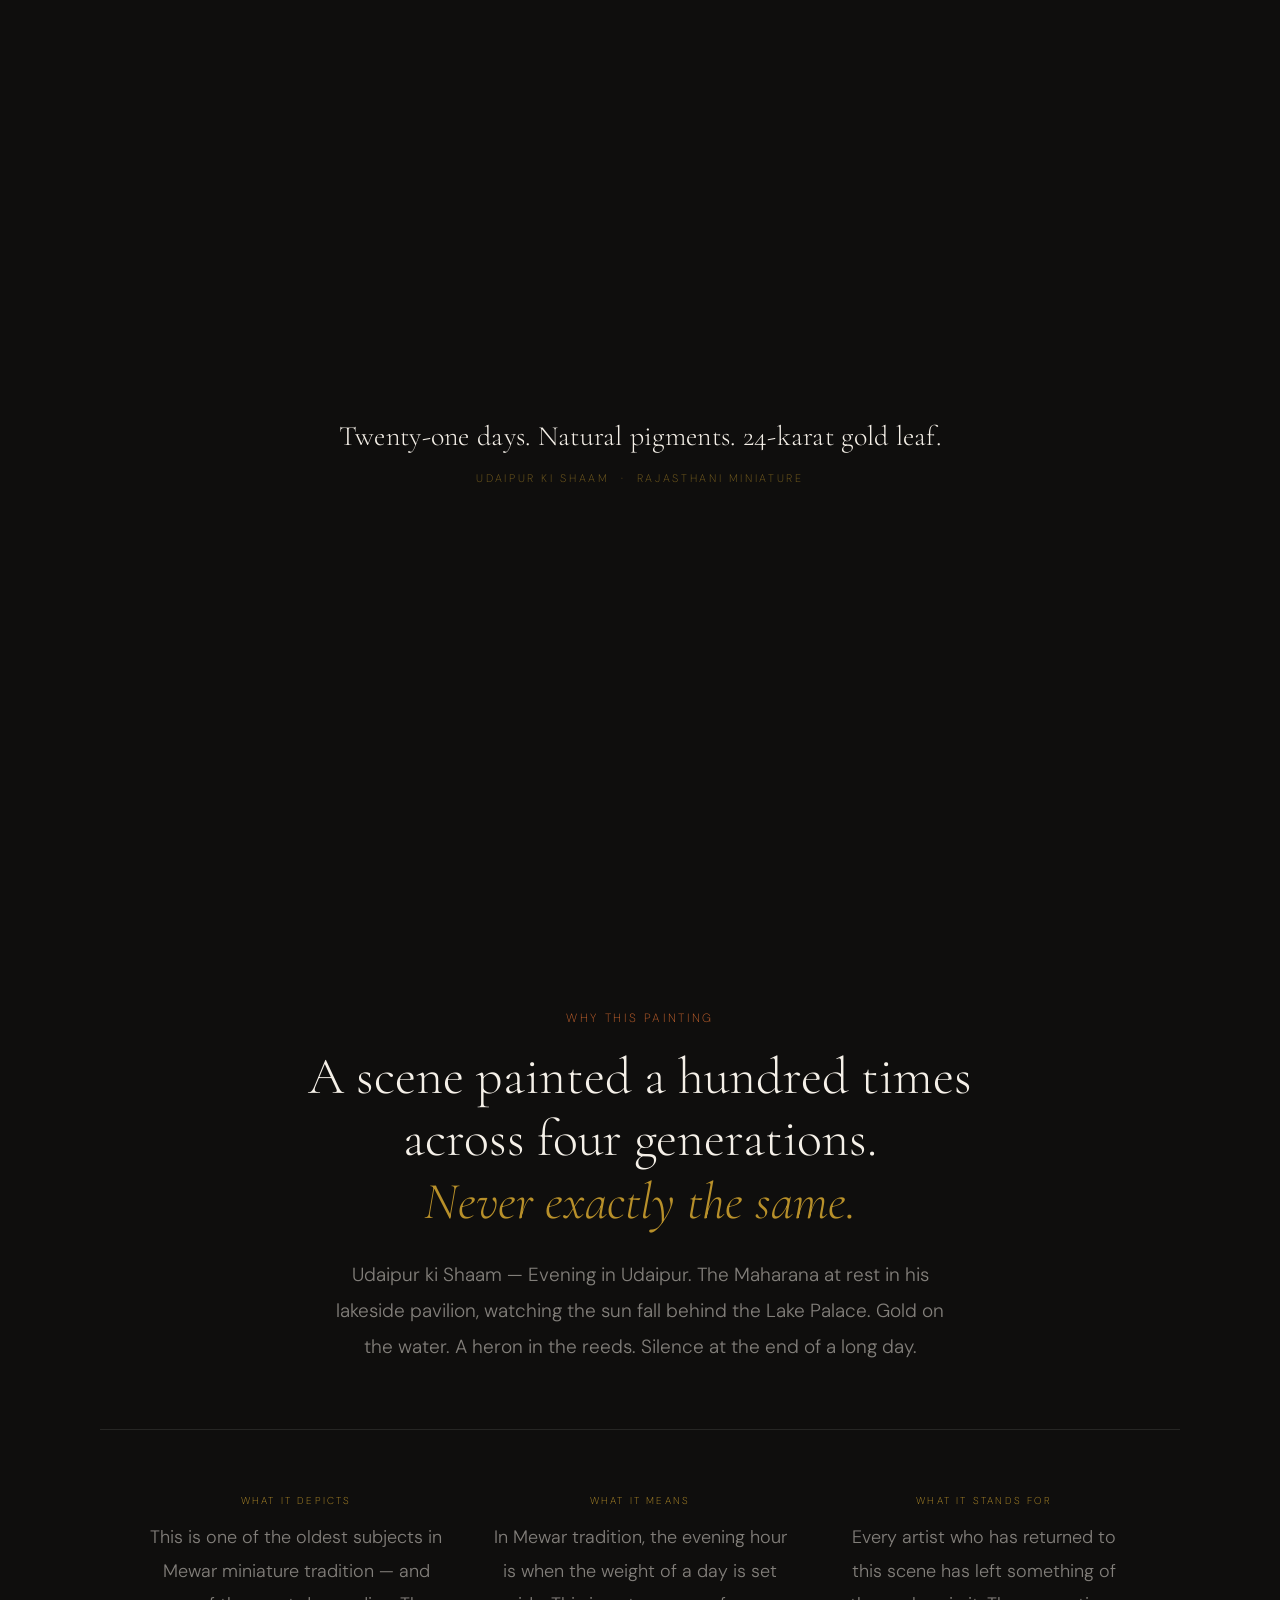
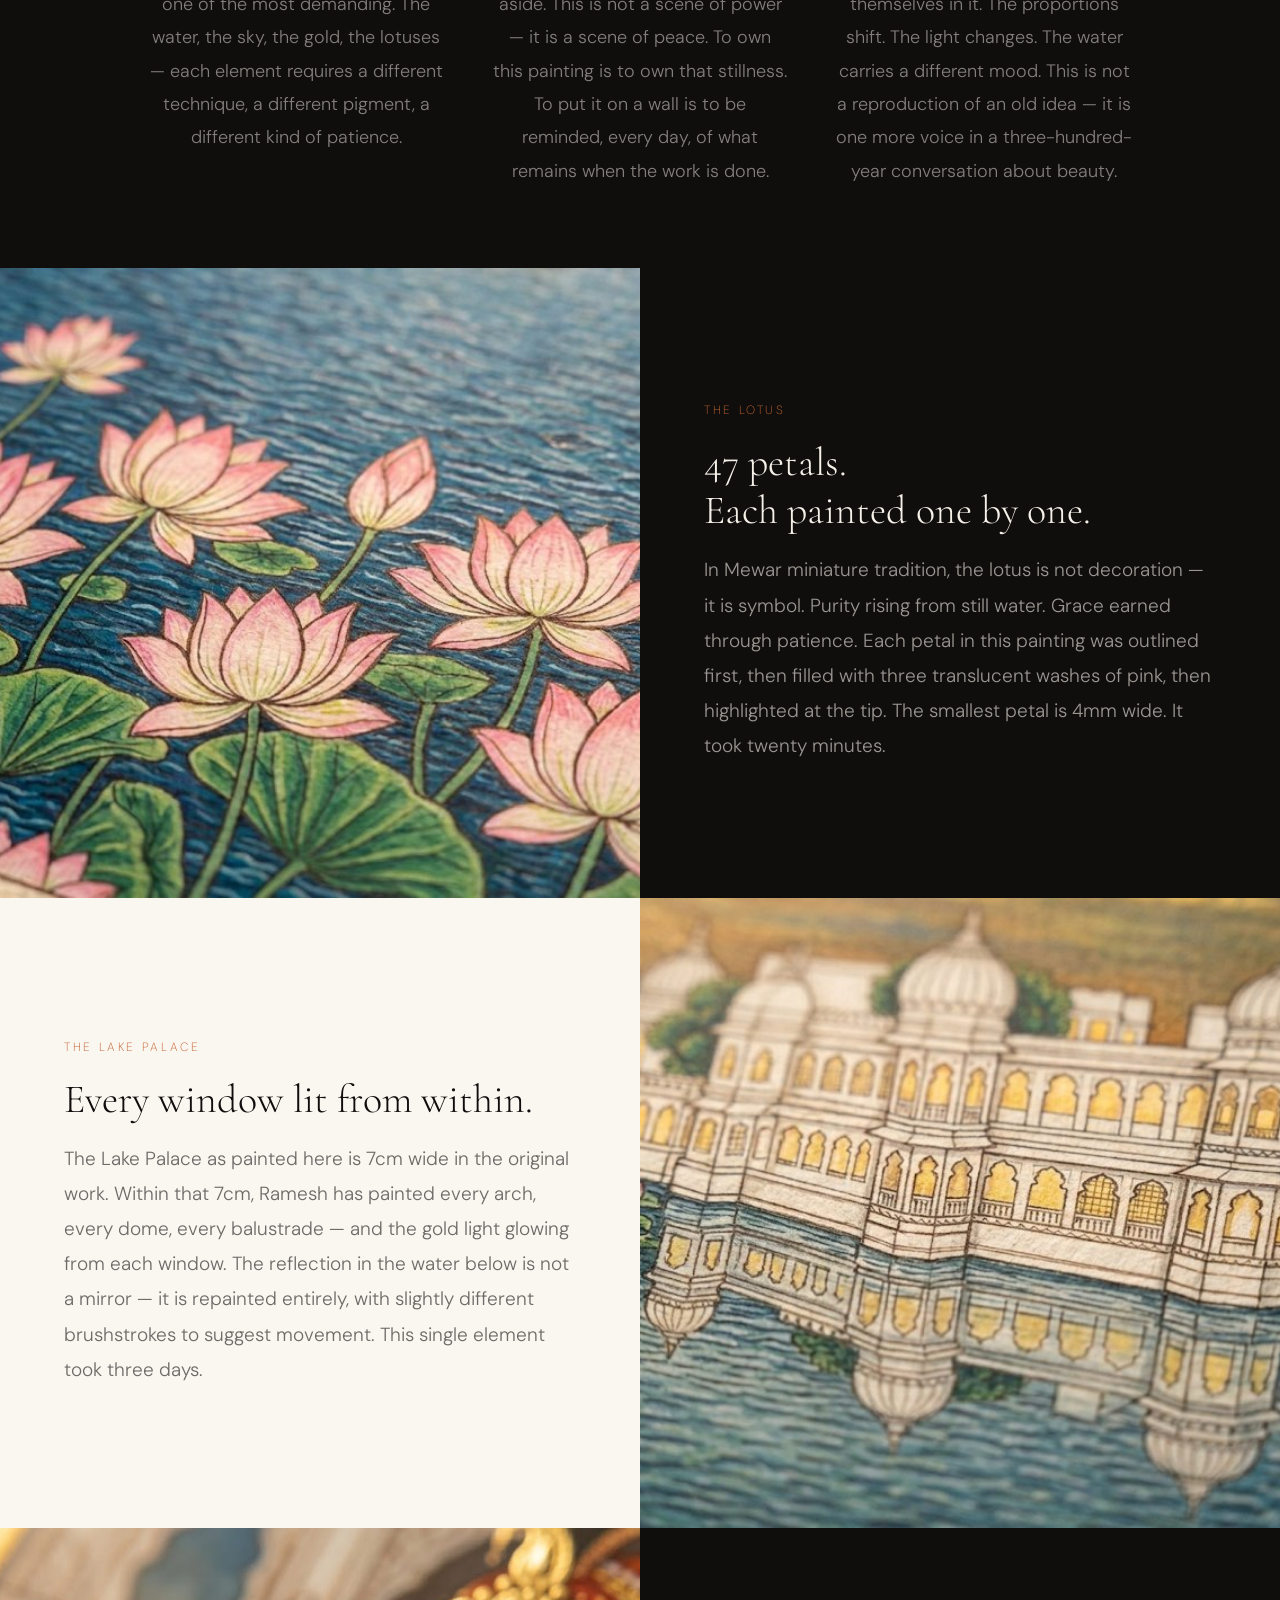
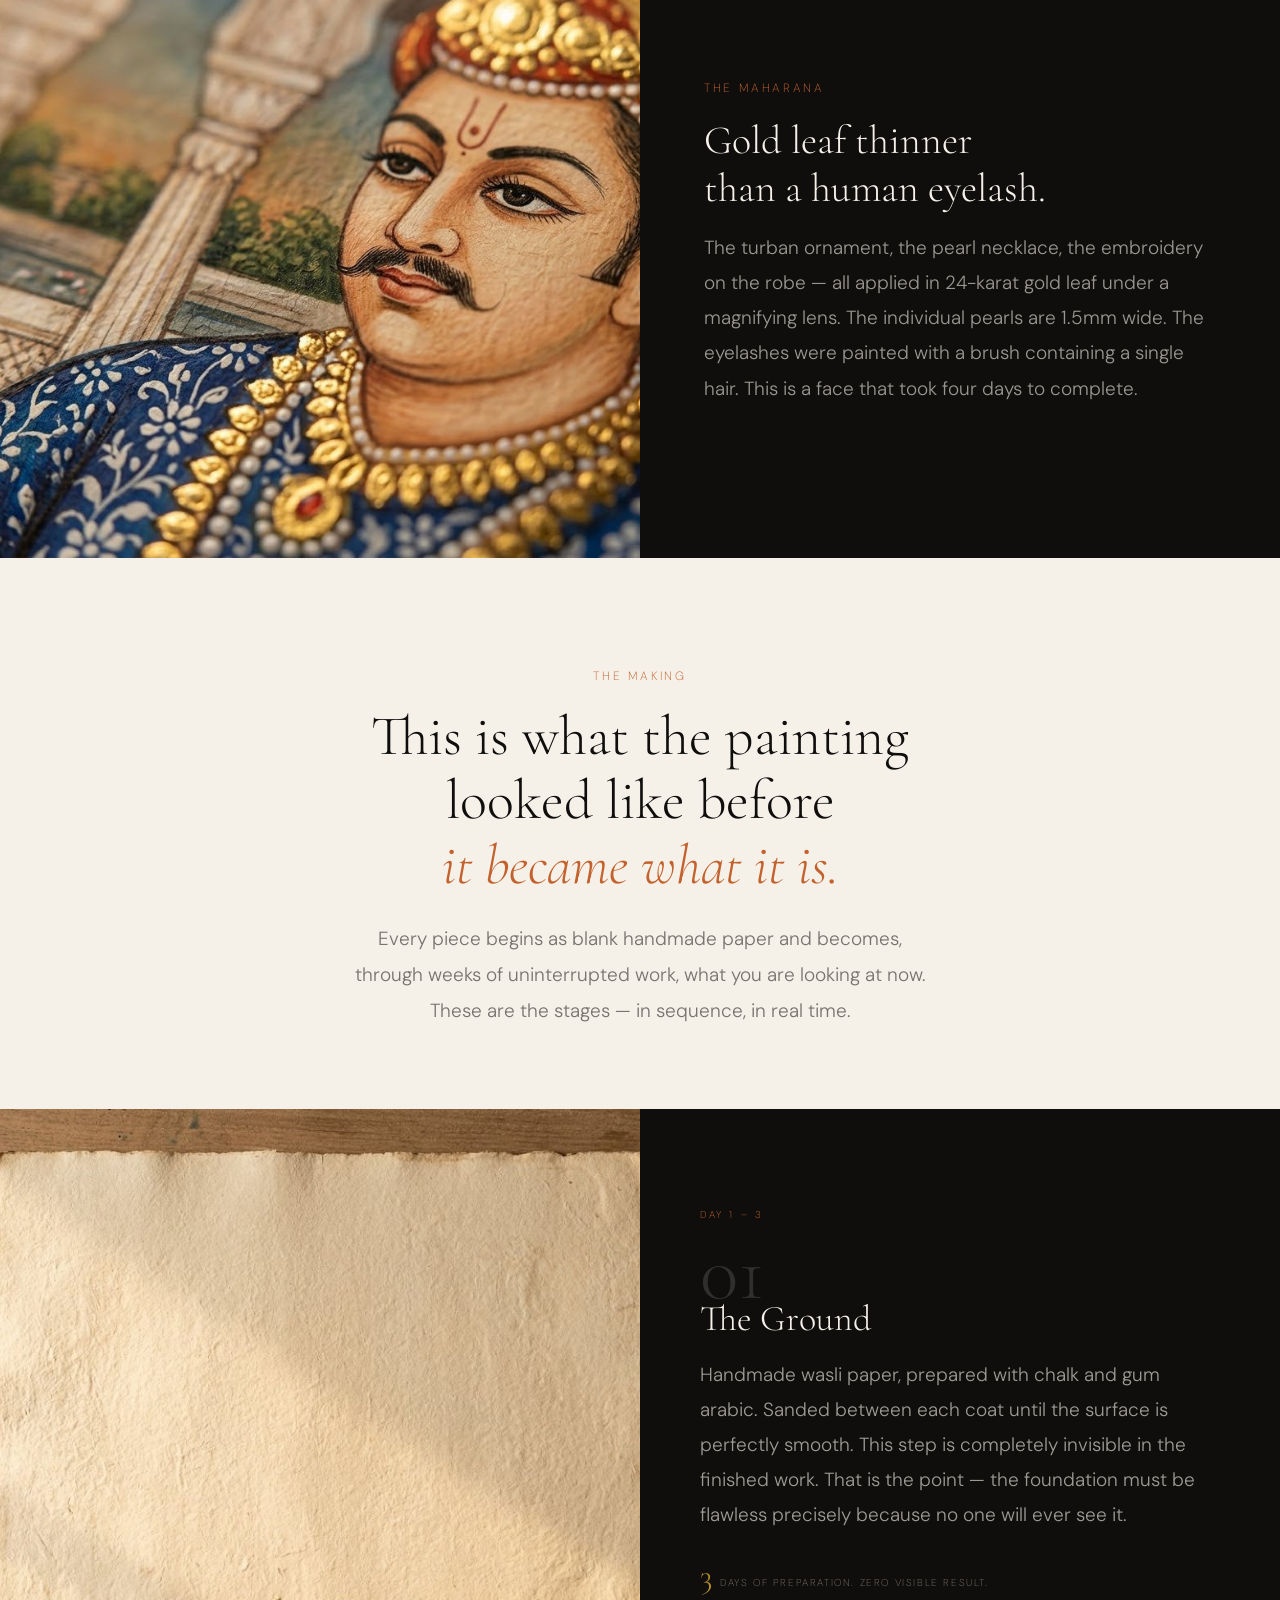
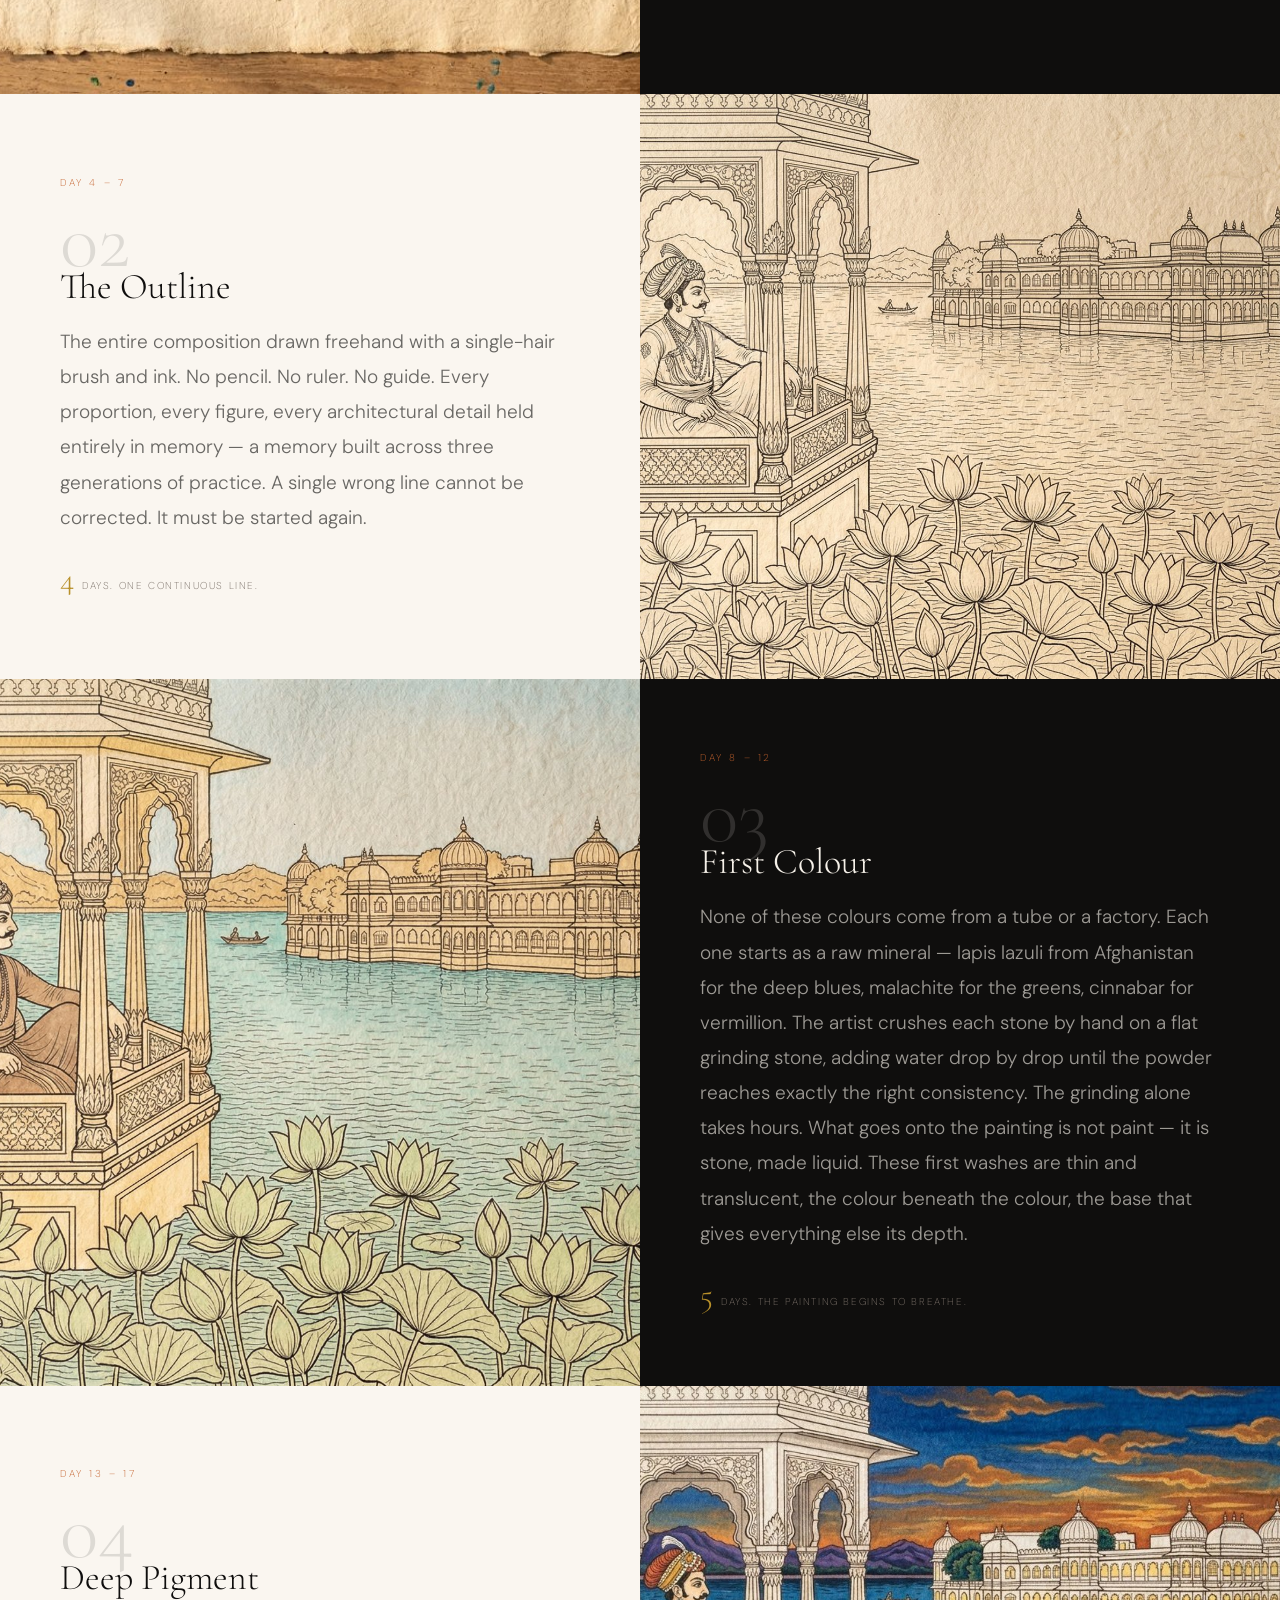
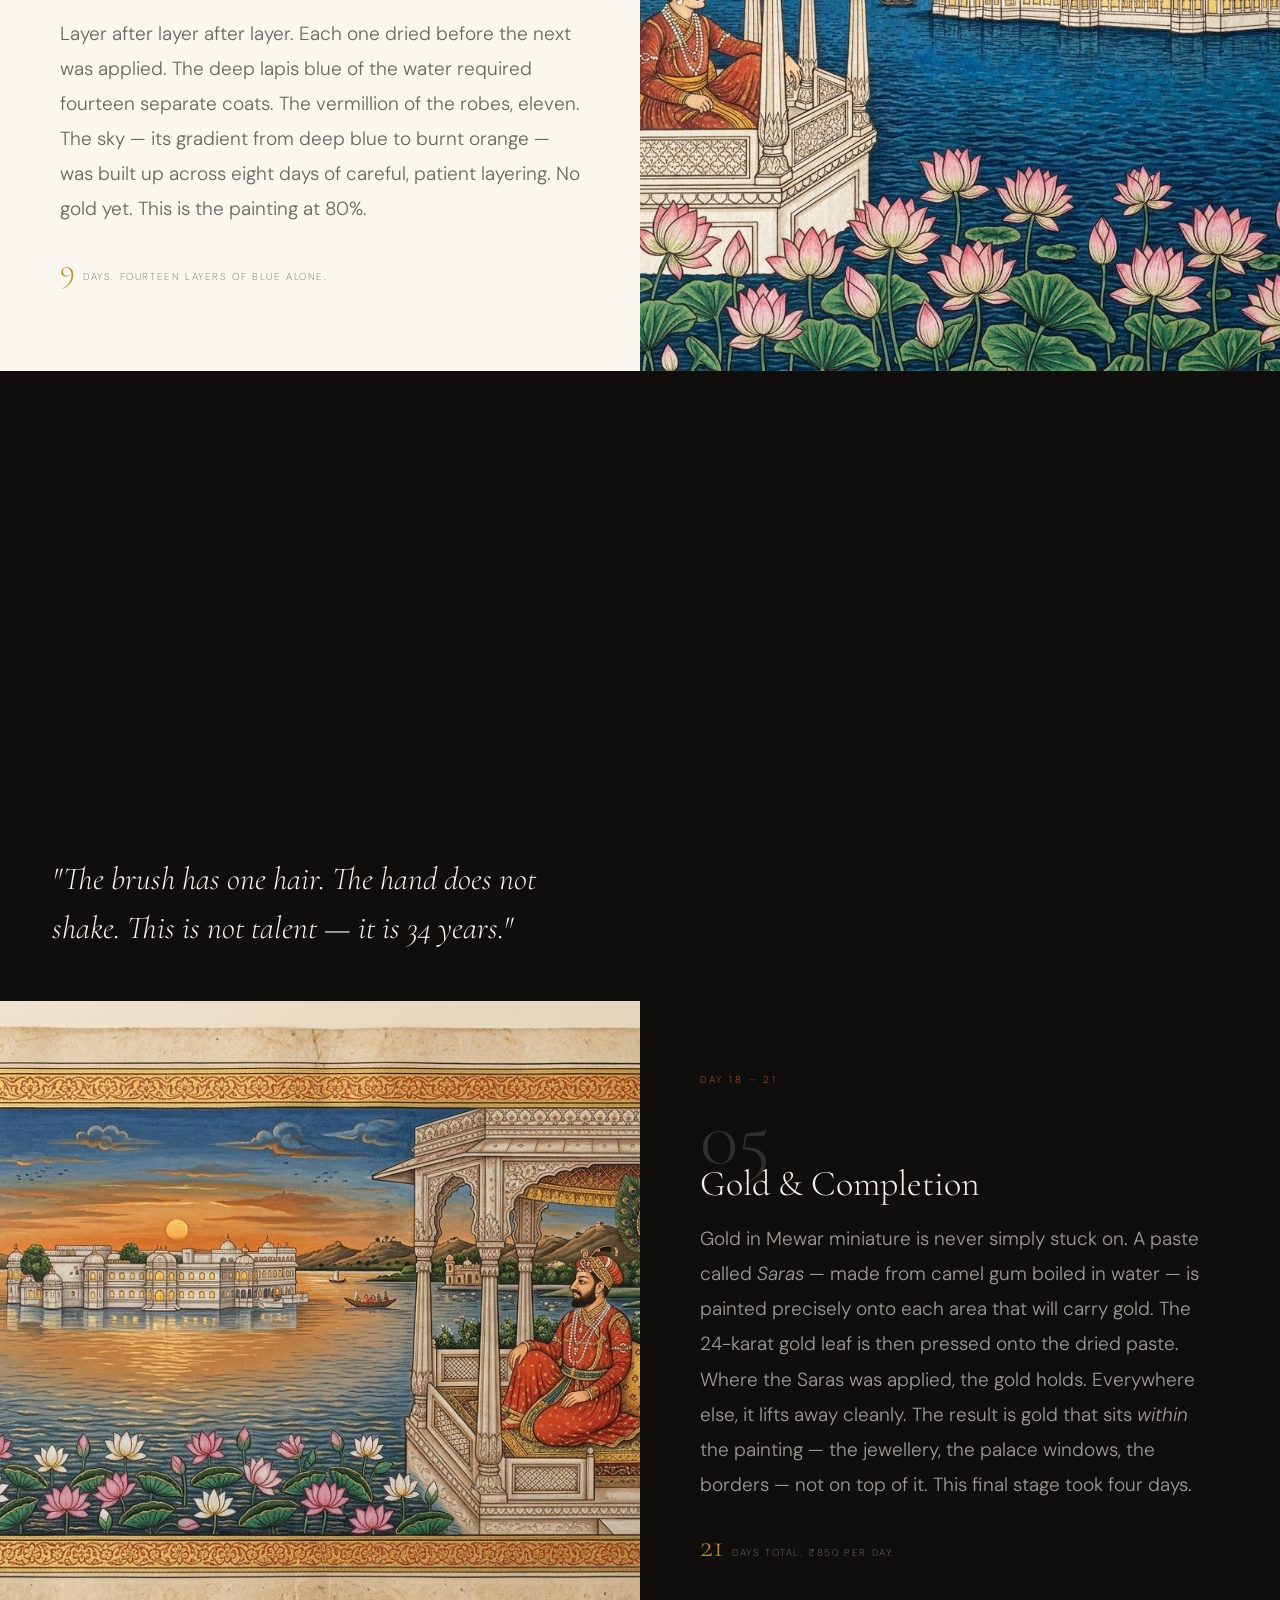
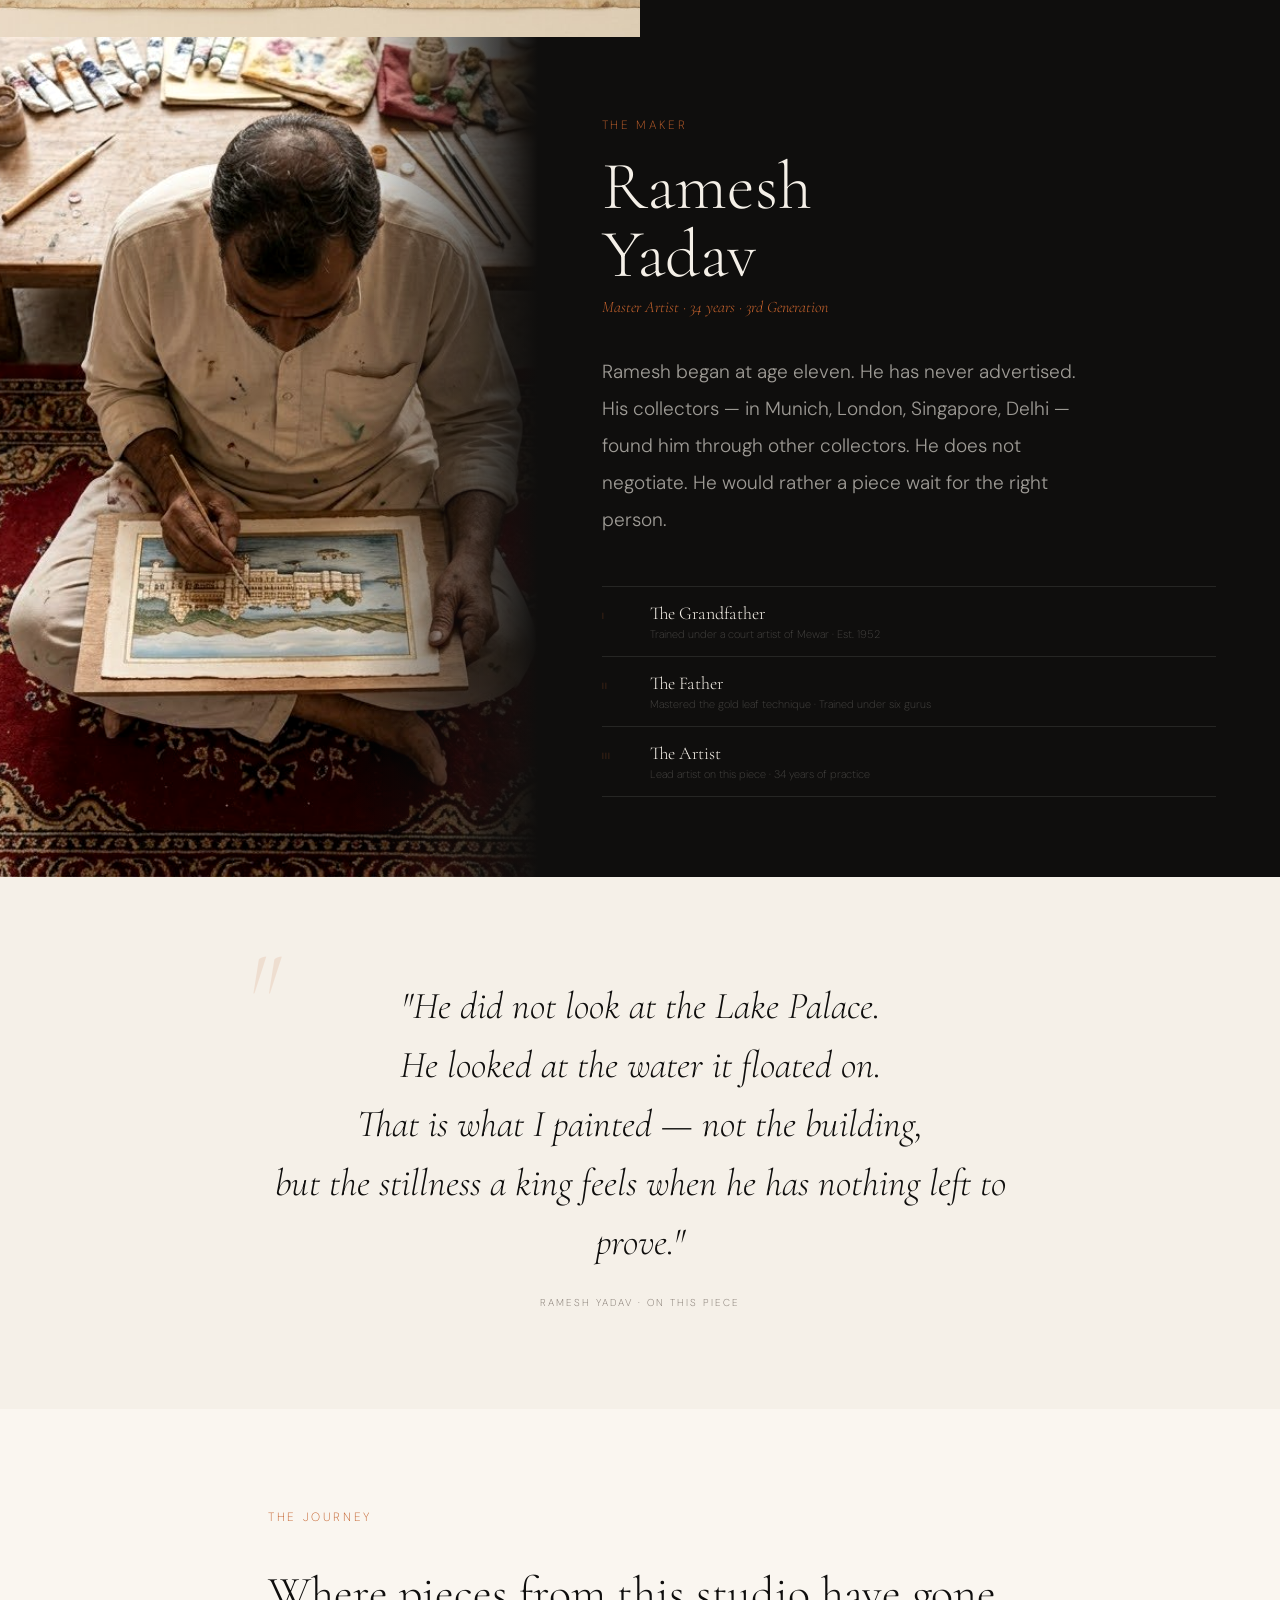
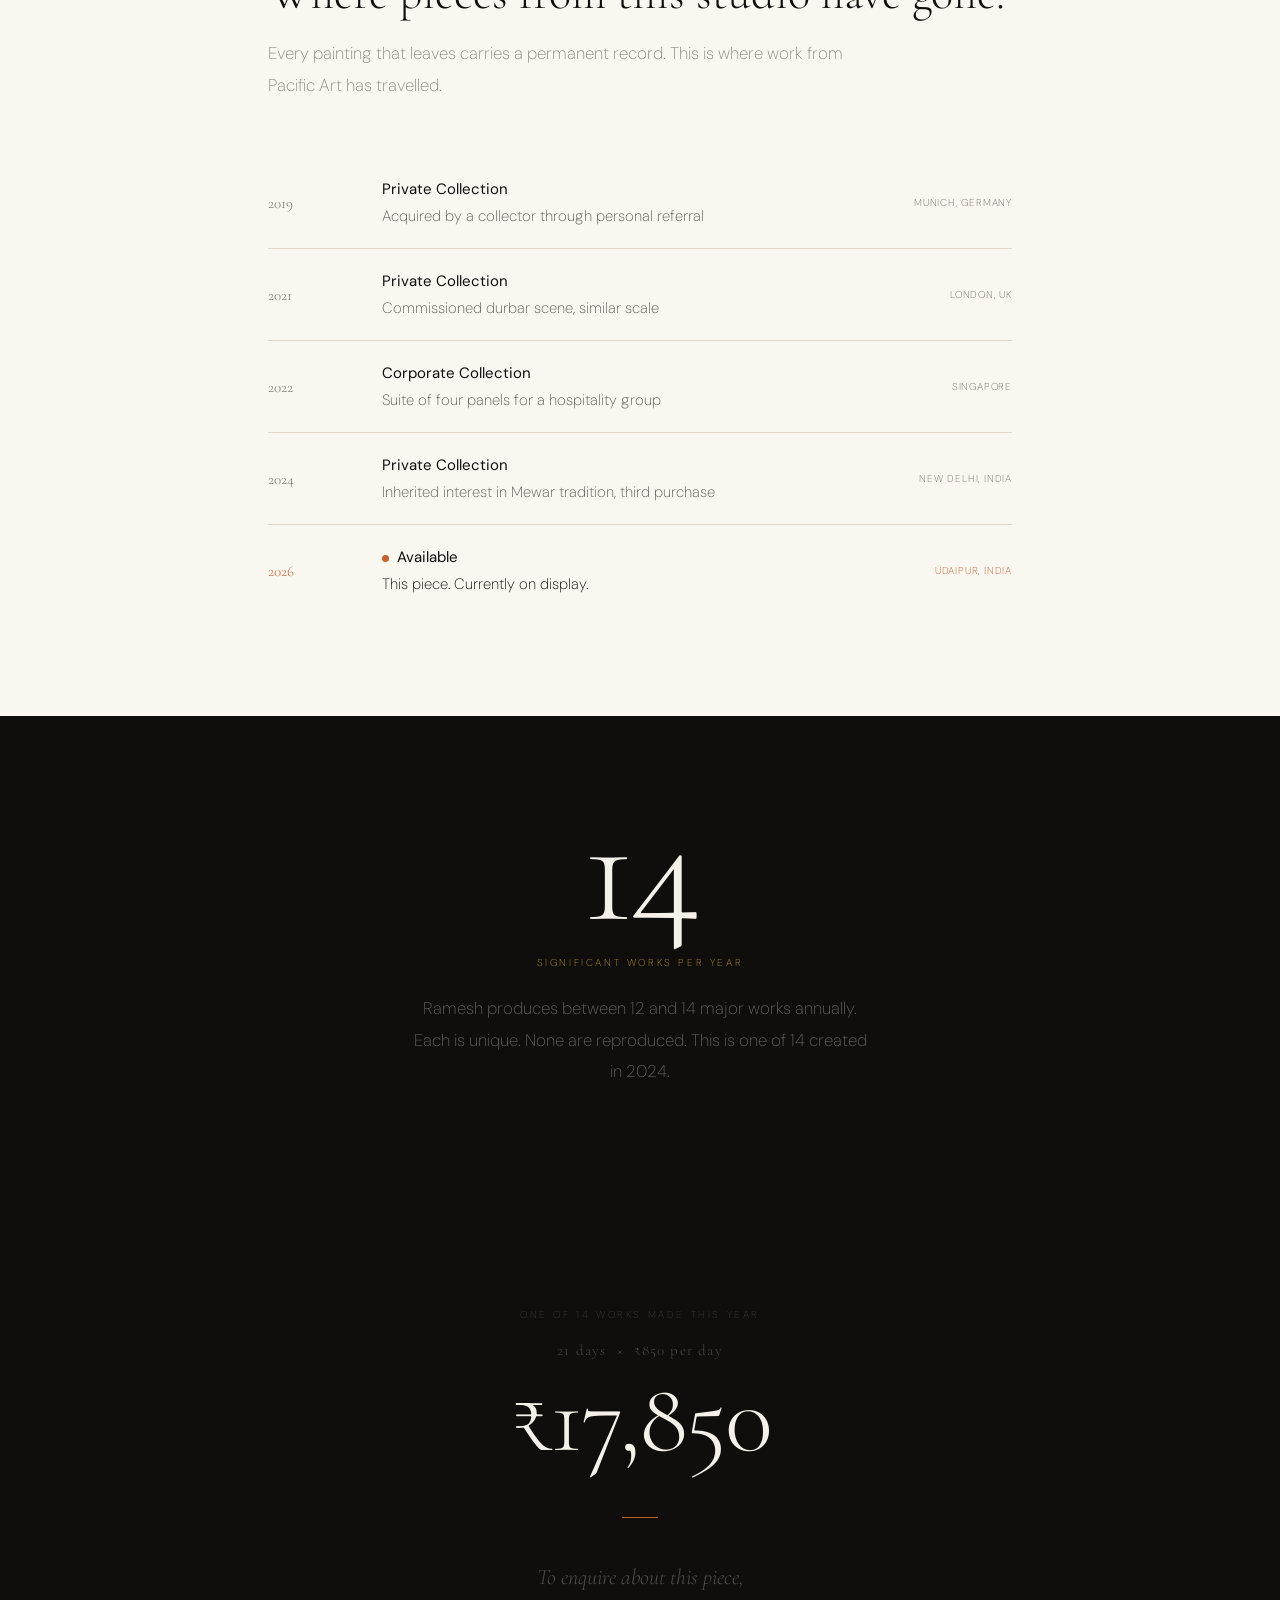
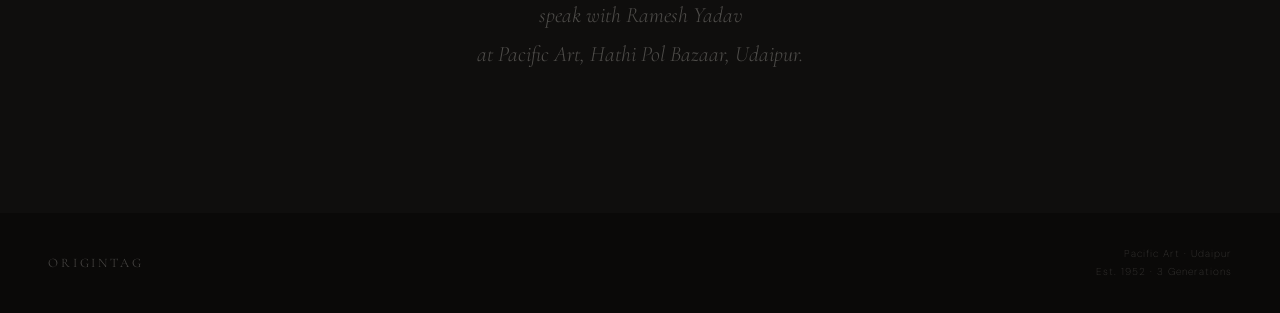
<file: index.html>
﻿<!DOCTYPE html>
<html lang="en">
<head>
<meta charset="UTF-8">
<meta name="viewport" content="width=device-width, initial-scale=1.0">
<title>Udaipur ki Shaam — OriginTag</title>
<link href="https://fonts.googleapis.com/css2?family=Cormorant+Garamond:ital,wght@0,200;0,300;0,400;1,200;1,300;1,400&family=DM+Sans:wght@200;300;400&display=swap" rel="stylesheet">
<link rel="stylesheet" href="css/style.css">
</head>
<body>

<!-- INTRO -->
<div id="intro">
  <div id="intro-line">Twenty-one days. Natural pigments. 24-karat gold leaf.</div>
  <div id="intro-attr">Udaipur ki Shaam &nbsp;·&nbsp; Rajasthani Miniature</div>
</div>

<!-- NAV -->
<nav id="nav">
  <div class="nav-logo"><div class="nav-dot"></div>OriginTag</div>
  <div class="nav-right">Pacific Art · Udaipur</div>
</nav>

<!-- HERO — THE PAINTING -->
<section id="hero">
  <img id="hero-img" src="images/painting-finished.png" alt="Udaipur ki Shaam">
  <div id="hero-overlay"></div>
  <div id="hero-title">
    <div class="hero-name">Udaipur<br>ki <em>Shaam</em></div>
    <div class="hero-meaning">"A king at rest. The palace on the water.<br>The moment before the sun disappears."</div>
    <div class="hero-tag">Rajasthani Miniature · Natural Pigments & 24-Karat Gold Leaf</div>
  </div>
  <div class="scroll-cue"><span>Scroll</span><div class="scroll-line"></div></div>
</section>

<!-- PAINTING INTRO -->
<section id="painting-intro">
  <div class="pi-inner">
    <span class="eyebrow r">Why This Painting</span>
    <h2 class="r d1">A scene painted a hundred times<br>across four generations.<br><em>Never exactly the same.</em></h2>
    <p class="r d2">
      Udaipur ki Shaam — Evening in Udaipur. The Maharana at rest in his lakeside pavilion,
      watching the sun fall behind the Lake Palace. Gold on the water. A heron in the reeds.
      Silence at the end of a long day.
    </p>
  </div>
  <div class="pi-blocks r d3">
    <div class="pi-block">
      <span class="pi-block-label">What it depicts</span>
      <p>This is one of the oldest subjects in Mewar miniature tradition — and one of the most demanding. The water, the sky, the gold, the lotuses — each element requires a different technique, a different pigment, a different kind of patience.</p>
    </div>
    <div class="pi-block">
      <span class="pi-block-label">What it means</span>
      <p>In Mewar tradition, the evening hour is when the weight of a day is set aside. This is not a scene of power — it is a scene of peace. To own this painting is to own that stillness. To put it on a wall is to be reminded, every day, of what remains when the work is done.</p>
    </div>
    <div class="pi-block">
      <span class="pi-block-label">What it stands for</span>
      <p>Every artist who has returned to this scene has left something of themselves in it. The proportions shift. The light changes. The water carries a different mood. This is not a reproduction of an old idea — it is one more voice in a three-hundred-year conversation about beauty.</p>
    </div>
  </div>
</section>

<!-- DETAIL — LOTUS -->
<div class="detail-section r">
  <div class="detail-img">
    <img src="images/detail-lotus.png" alt="The lotus flowers — macro detail">
  </div>
  <div class="detail-text">
    <span class="eyebrow">The Lotus</span>
    <h3>47 petals.<br>Each painted one by one.</h3>
    <p>
      In Mewar miniature tradition, the lotus is not decoration — it is symbol.
      Purity rising from still water. Grace earned through patience.
      Each petal in this painting was outlined first, then filled with three
      translucent washes of pink, then highlighted at the tip.
      The smallest petal is 4mm wide. It took twenty minutes.
    </p>
  </div>
</div>

<!-- DETAIL — LAKE PALACE -->
<div class="detail-section flip r">
  <div class="detail-img">
    <img src="images/detail-lake-palace.png" alt="The Lake Palace — macro detail">
  </div>
  <div class="detail-text light">
    <span class="eyebrow">The Lake Palace</span>
    <h3>Every window lit from within.</h3>
    <p>
      The Lake Palace as painted here is 7cm wide in the original work.
      Within that 7cm, Ramesh has painted every arch, every dome, every balustrade —
      and the gold light glowing from each window.
      The reflection in the water below is not a mirror — it is repainted entirely,
      with slightly different brushstrokes to suggest movement.
      This single element took three days.
    </p>
  </div>
</div>

<!-- DETAIL — NOBLEMAN FACE -->
<div class="detail-section r">
  <div class="detail-img">
    <img src="images/detail-nobleman.png" alt="The nobleman — macro detail">
  </div>
  <div class="detail-text">
    <span class="eyebrow">The Maharana</span>
    <h3>Gold leaf thinner<br>than a human eyelash.</h3>
    <p>
      The turban ornament, the pearl necklace, the embroidery on the robe —
      all applied in 24-karat gold leaf under a magnifying lens.
      The individual pearls are 1.5mm wide. The eyelashes were painted
      with a brush containing a single hair. This is a face that took four days to complete.
    </p>
  </div>
</div>

<!-- MAKING INTRO -->
<section id="making-intro">
  <div class="mi-inner">
    <span class="eyebrow r">The Making</span>
    <h2 class="r d1">This is what the painting<br>looked like before<br><em>it became what it is.</em></h2>
    <p class="r d2">
      Every piece begins as blank handmade paper and becomes,
      through weeks of uninterrupted work, what you are looking at now.
      These are the stages — in sequence, in real time.
    </p>
  </div>
</section>

<!-- STAGE 1 — BLANK PAPER -->
<div class="stage r">
  <div class="stage-img">
    <img src="images/stage-01-wasli-paper.png" alt="Day 1 — blank wasli paper">
  </div>
  <div class="stage-text dark">
    <span class="stage-day">Day 1 – 3</span>
    <div class="stage-num">01</div>
    <div class="stage-title">The Ground</div>
    <p class="stage-body">
      Handmade wasli paper, prepared with chalk and gum arabic.
      Sanded between each coat until the surface is perfectly smooth.
      This step is completely invisible in the finished work.
      That is the point — the foundation must be flawless
      precisely because no one will ever see it.
    </p>
    <div class="stage-hours">
      <span class="stage-hours-num">3</span>
      <span class="stage-hours-label">Days of preparation. Zero visible result.</span>
    </div>
  </div>
</div>

<!-- STAGE 2 — OUTLINE -->
<div class="stage flip r">
  <div class="stage-img">
    <img src="images/stage-02-ink-outline.png" alt="Day 4 — ink outline complete">
  </div>
  <div class="stage-text light">
    <span class="stage-day">Day 4 – 7</span>
    <div class="stage-num">02</div>
    <div class="stage-title">The Outline</div>
    <p class="stage-body">
      The entire composition drawn freehand with a single-hair brush and ink.
      No pencil. No ruler. No guide. Every proportion, every figure,
      every architectural detail held entirely in memory —
      a memory built across three generations of practice.
      A single wrong line cannot be corrected. It must be started again.
    </p>
    <div class="stage-hours">
      <span class="stage-hours-num">4</span>
      <span class="stage-hours-label">Days. One continuous line.</span>
    </div>
  </div>
</div>

<!-- STAGE 3 — FIRST WASH -->
<div class="stage r">
  <div class="stage-img">
    <img src="images/stage-03-first-colour.png" alt="Day 8 — first colour washes">
  </div>
  <div class="stage-text dark">
    <span class="stage-day">Day 8 – 12</span>
    <div class="stage-num">03</div>
    <div class="stage-title">First Colour</div>
    <p class="stage-body">
      None of these colours come from a tube or a factory.
      Each one starts as a raw mineral — lapis lazuli from Afghanistan for the deep blues,
      malachite for the greens, cinnabar for vermillion.
      The artist crushes each stone by hand on a flat grinding stone,
      adding water drop by drop until the powder reaches exactly the right consistency.
      The grinding alone takes hours. What goes onto the painting is not paint —
      it is stone, made liquid. These first washes are thin and translucent,
      the colour beneath the colour, the base that gives everything else its depth.
    </p>
    <div class="stage-hours">
      <span class="stage-hours-num">5</span>
      <span class="stage-hours-label">Days. The painting begins to breathe.</span>
    </div>
  </div>
</div>

<!-- STAGE 4 — DEEP COLOUR -->
<div class="stage flip r">
  <div class="stage-img">
    <img src="images/stage-04-deep-pigment.png" alt="Day 13 — deep colour, no gold">
  </div>
  <div class="stage-text light">
    <span class="stage-day">Day 13 – 17</span>
    <div class="stage-num">04</div>
    <div class="stage-title">Deep Pigment</div>
    <p class="stage-body">
      Layer after layer after layer. Each one dried before the next was applied.
      The deep lapis blue of the water required fourteen separate coats.
      The vermillion of the robes, eleven. The sky — its gradient from deep blue
      to burnt orange — was built up across eight days of careful, patient layering.
      No gold yet. This is the painting at 80%.
    </p>
    <div class="stage-hours">
      <span class="stage-hours-num">9</span>
      <span class="stage-hours-label">Days. Fourteen layers of blue alone.</span>
    </div>
  </div>
</div>

<!-- HANDS INTERLUDE -->
<section id="hands-interlude" class="r">
  <div class="hi-img-wrap par-wrap">
    <img class="par-img" data-parallax="0.25"
      src="images/artist-hands.png" alt="Ramesh Yadav's hands at work">
  </div>
  <div class="hi-text">
    <p>"The brush has one hair. The hand does not shake. This is not talent — it is 34 years."</p>
  </div>
</section>

<!-- STAGE 5 — FINISHED -->
<div class="stage r">
  <div class="stage-img">
    <img src="images/painting-finished.png" alt="Day 21 — finished">
  </div>
  <div class="stage-text dark">
    <span class="stage-day">Day 18 – 21</span>
    <div class="stage-num">05</div>
    <div class="stage-title">Gold & Completion</div>
    <p class="stage-body">
      Gold in Mewar miniature is never simply stuck on. A paste called <em>Saras</em> —
      made from camel gum boiled in water — is painted precisely onto each area that will carry gold.
      The 24-karat gold leaf is then pressed onto the dried paste.
      Where the Saras was applied, the gold holds. Everywhere else, it lifts away cleanly.
      The result is gold that sits <em>within</em> the painting — the jewellery, the palace windows,
      the borders — not on top of it. This final stage took four days.
    </p>
    <div class="stage-hours">
      <span class="stage-hours-num">21</span>
      <span class="stage-hours-label">Days total. ₹850 per day.</span>
    </div>
  </div>
</div>

<!-- THE MAKER -->
<section id="artist">
  <div class="artist-grid">
    <div class="artist-img r">
      <img src="images/artist-overhead.png" alt="Ramesh Yadav">
    </div>
    <div class="artist-text">
      <span class="eyebrow r">The Maker</span>
      <div class="artist-name r d1">Ramesh<br>Yadav</div>
      <div class="artist-role r d2">Master Artist · 34 years · 3rd Generation</div>
      <p class="artist-bio r d3">
        Ramesh began at age eleven. He has never advertised.
        His collectors — in Munich, London, Singapore, Delhi —
        found him through other collectors. He does not negotiate.
        He would rather a piece wait for the right person.
      </p>
      <div class="lineage r d4">
        <div class="lineage-row">
          <div class="gen">I</div>
          <div>
            <div class="lin-name">The Grandfather</div>
            <div class="lin-detail">Trained under a court artist of Mewar · Est. 1952</div>
          </div>
        </div>
        <div class="lineage-row">
          <div class="gen">II</div>
          <div>
            <div class="lin-name">The Father</div>
            <div class="lin-detail">Mastered the gold leaf technique · Trained under six gurus</div>
          </div>
        </div>
        <div class="lineage-row">
          <div class="gen">III</div>
          <div>
            <div class="lin-name">The Artist</div>
            <div class="lin-detail">Lead artist on this piece · 34 years of practice</div>
          </div>
        </div>
      </div>
    </div>
  </div>

  <div class="pull-quote r">
    <blockquote>
      "He did not look at the Lake Palace.<br>
      He looked at the water it floated on.<br>
      That is what I painted — not the building,<br>
      but the stillness a king feels when he has nothing left to prove."
    </blockquote>
    <div class="pull-attr">Ramesh Yadav · on this piece</div>
  </div>
</section>

<!-- JOURNEY -->
<section id="journey">
  <div class="journey-inner">
    <span class="eyebrow r">The Journey</span>
    <h2 class="r d1">Where pieces from this studio have gone.</h2>
    <p class="r d2">
      Every painting that leaves carries a permanent record.
      This is where work from Pacific Art has travelled.
    </p>
    <div class="r d3">
      <div class="prov-row">
        <div class="prov-year">2019</div>
        <div class="prov-event"><strong>Private Collection</strong>Acquired by a collector through personal referral</div>
        <div class="prov-loc">Munich, Germany</div>
      </div>
      <div class="prov-row">
        <div class="prov-year">2021</div>
        <div class="prov-event"><strong>Private Collection</strong>Commissioned durbar scene, similar scale</div>
        <div class="prov-loc">London, UK</div>
      </div>
      <div class="prov-row">
        <div class="prov-year">2022</div>
        <div class="prov-event"><strong>Corporate Collection</strong>Suite of four panels for a hospitality group</div>
        <div class="prov-loc">Singapore</div>
      </div>
      <div class="prov-row">
        <div class="prov-year">2024</div>
        <div class="prov-event"><strong>Private Collection</strong>Inherited interest in Mewar tradition, third purchase</div>
        <div class="prov-loc">New Delhi, India</div>
      </div>
      <div class="prov-row" style="border-bottom:none">
        <div class="prov-year" style="color:var(--terra)">2026</div>
        <div class="prov-event" style="color:var(--ink)">
          <strong><span class="prov-dot"></span>Available</strong>
          This piece. Currently on display.
        </div>
        <div class="prov-loc" style="color:var(--terra)">Udaipur, India</div>
      </div>
    </div>
  </div>
</section>

<!-- ONE OF FEW -->
<section id="one-of-few">
  <div class="oof-inner">
    <span class="oof-num r">14</span>
    <span class="oof-unit r d1">Significant works per year</span>
    <p class="oof-text r d2">
      Ramesh produces between 12 and 14 major works annually.
      Each is unique. None are reproduced.
      This is one of 14 created in 2024.
    </p>
  </div>
</section>

<!-- THE CLOSE -->
<section id="close" class="r">
  <span class="close-label">One of 14 works made this year</span>
  <span class="close-calc">21 days &nbsp;×&nbsp; ₹850 per day</span>
  <span class="close-amount">₹17,850</span>
  <div class="close-divider"></div>
  <p class="close-note">
    To enquire about this piece,<br>
    speak with Ramesh Yadav<br>
    at Pacific Art, Hathi Pol Bazaar, Udaipur.
  </p>
</section>

<!-- FOOTER -->
<footer>
  <div class="footer-brand">OriginTag</div>
  <div class="footer-right">Pacific Art · Udaipur<br>Est. 1952 · 3 Generations</div>
</footer>

<script src="js/main.js"></script>
</body>
</html>
</file>
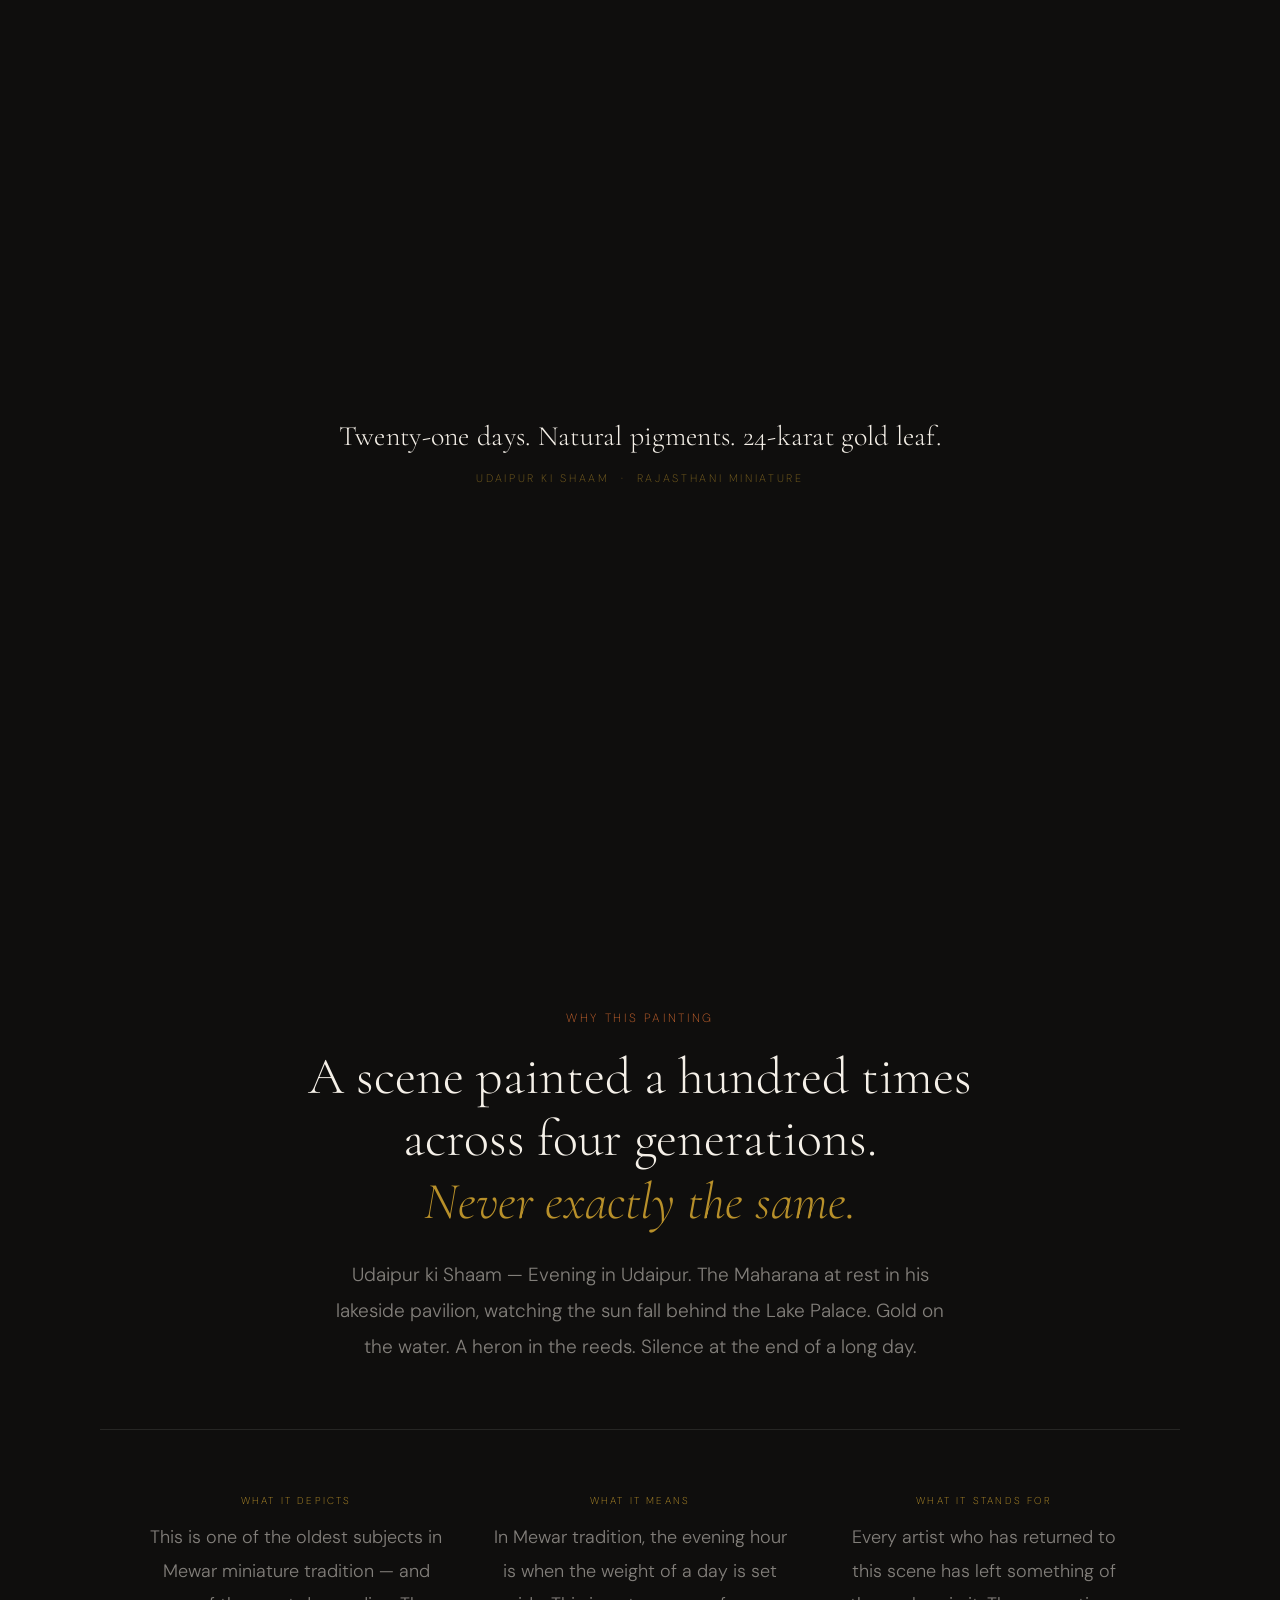
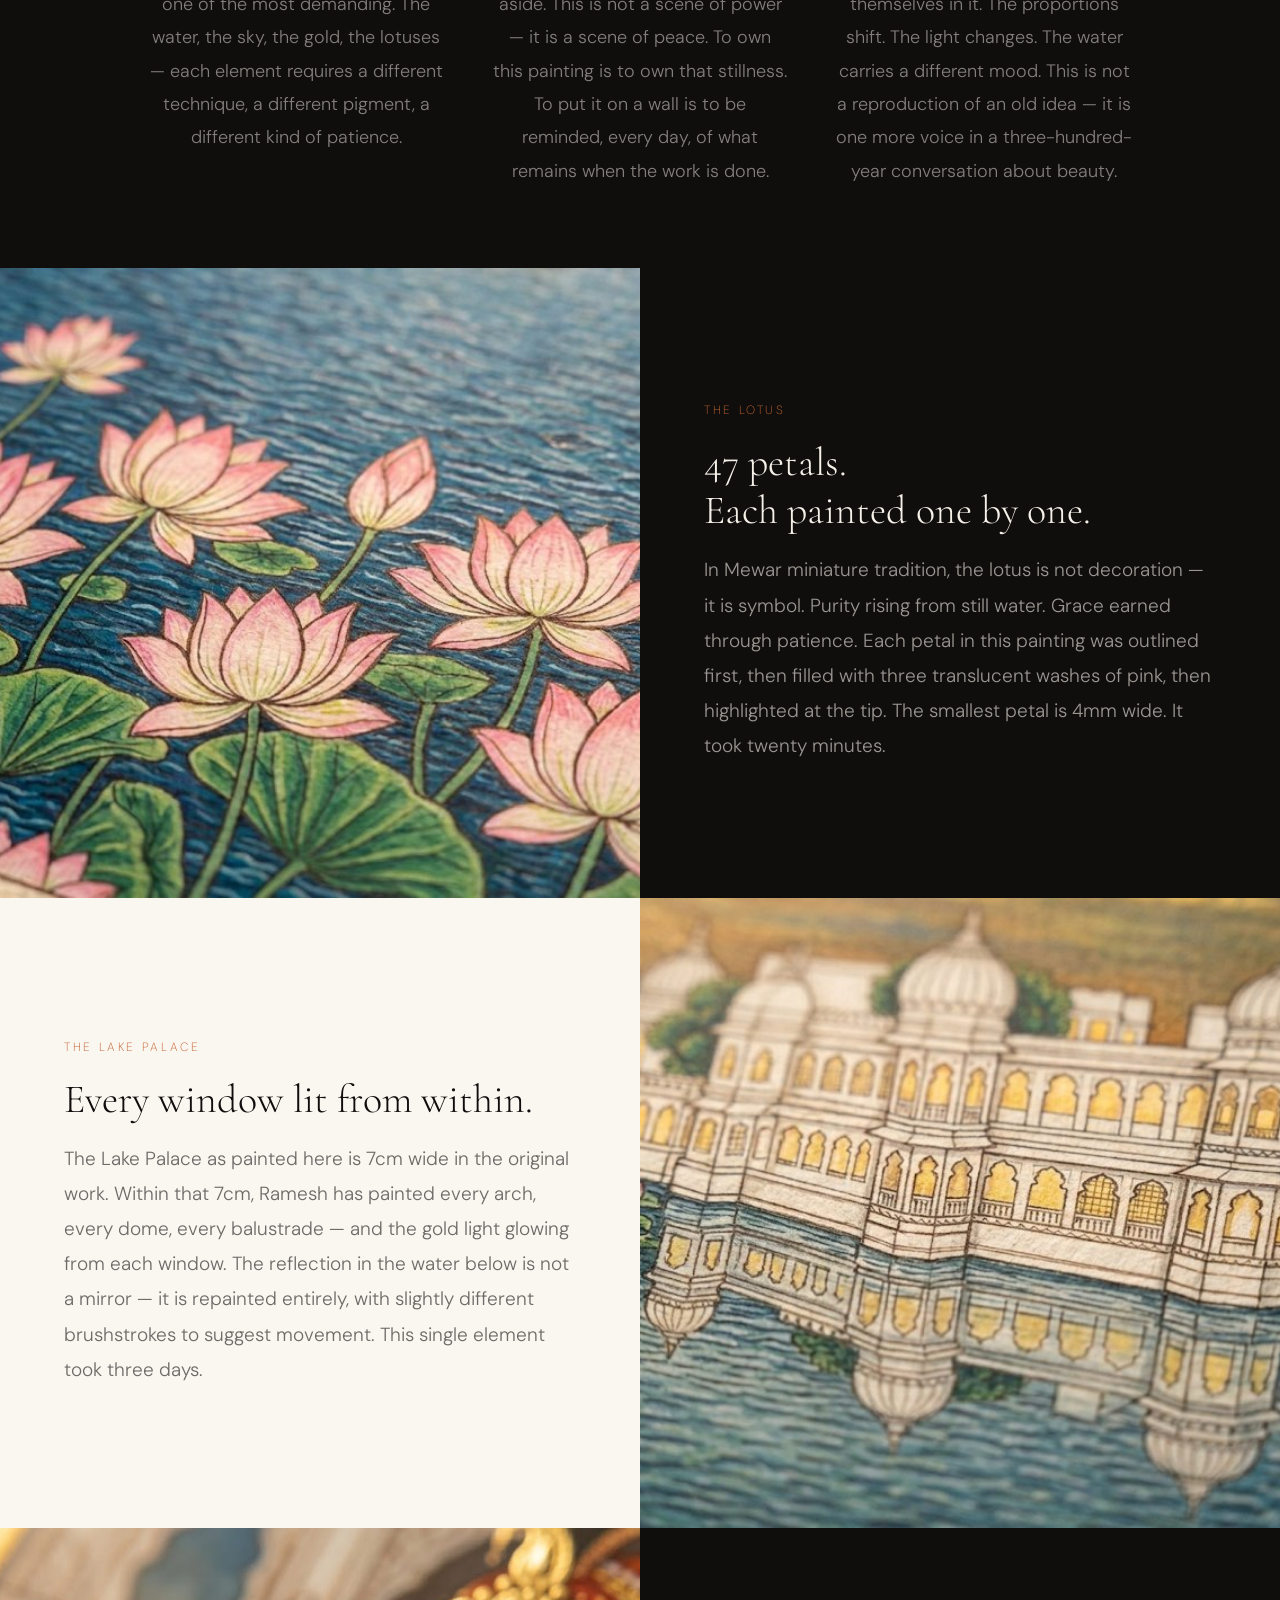
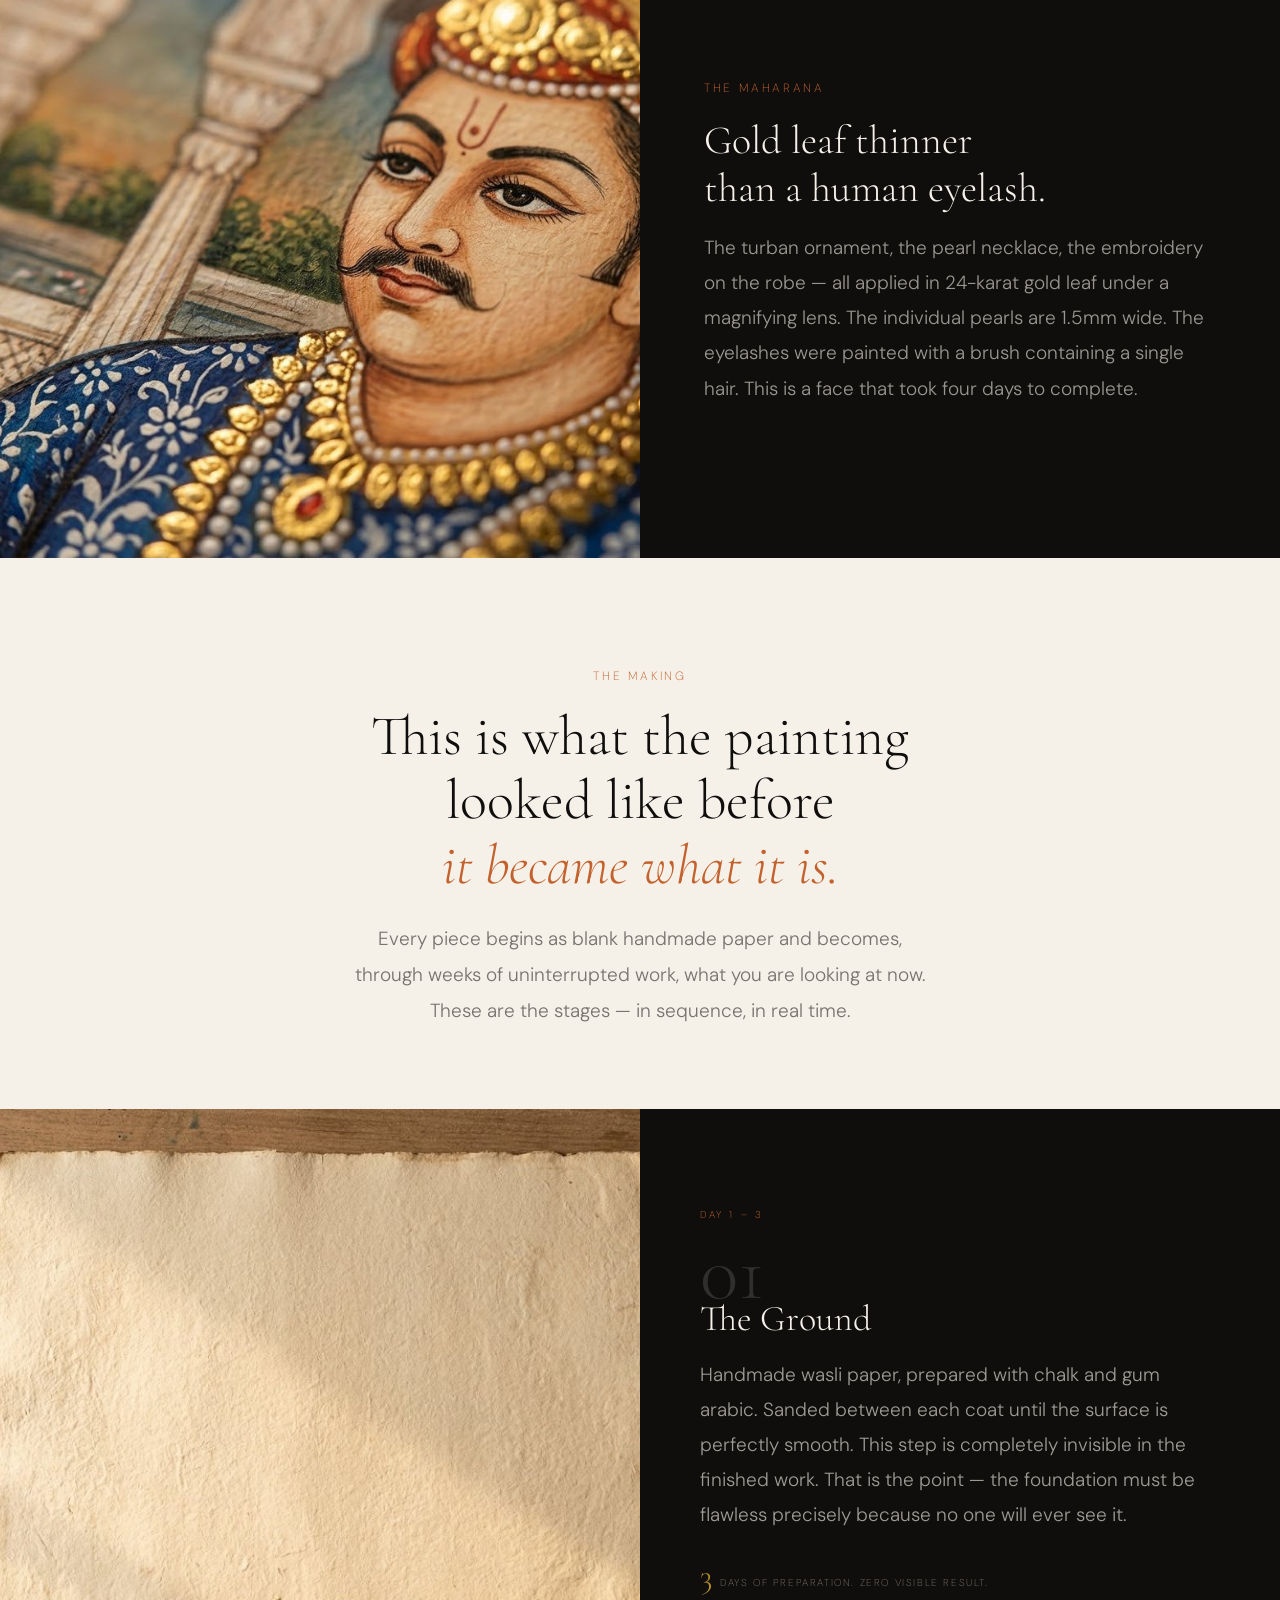
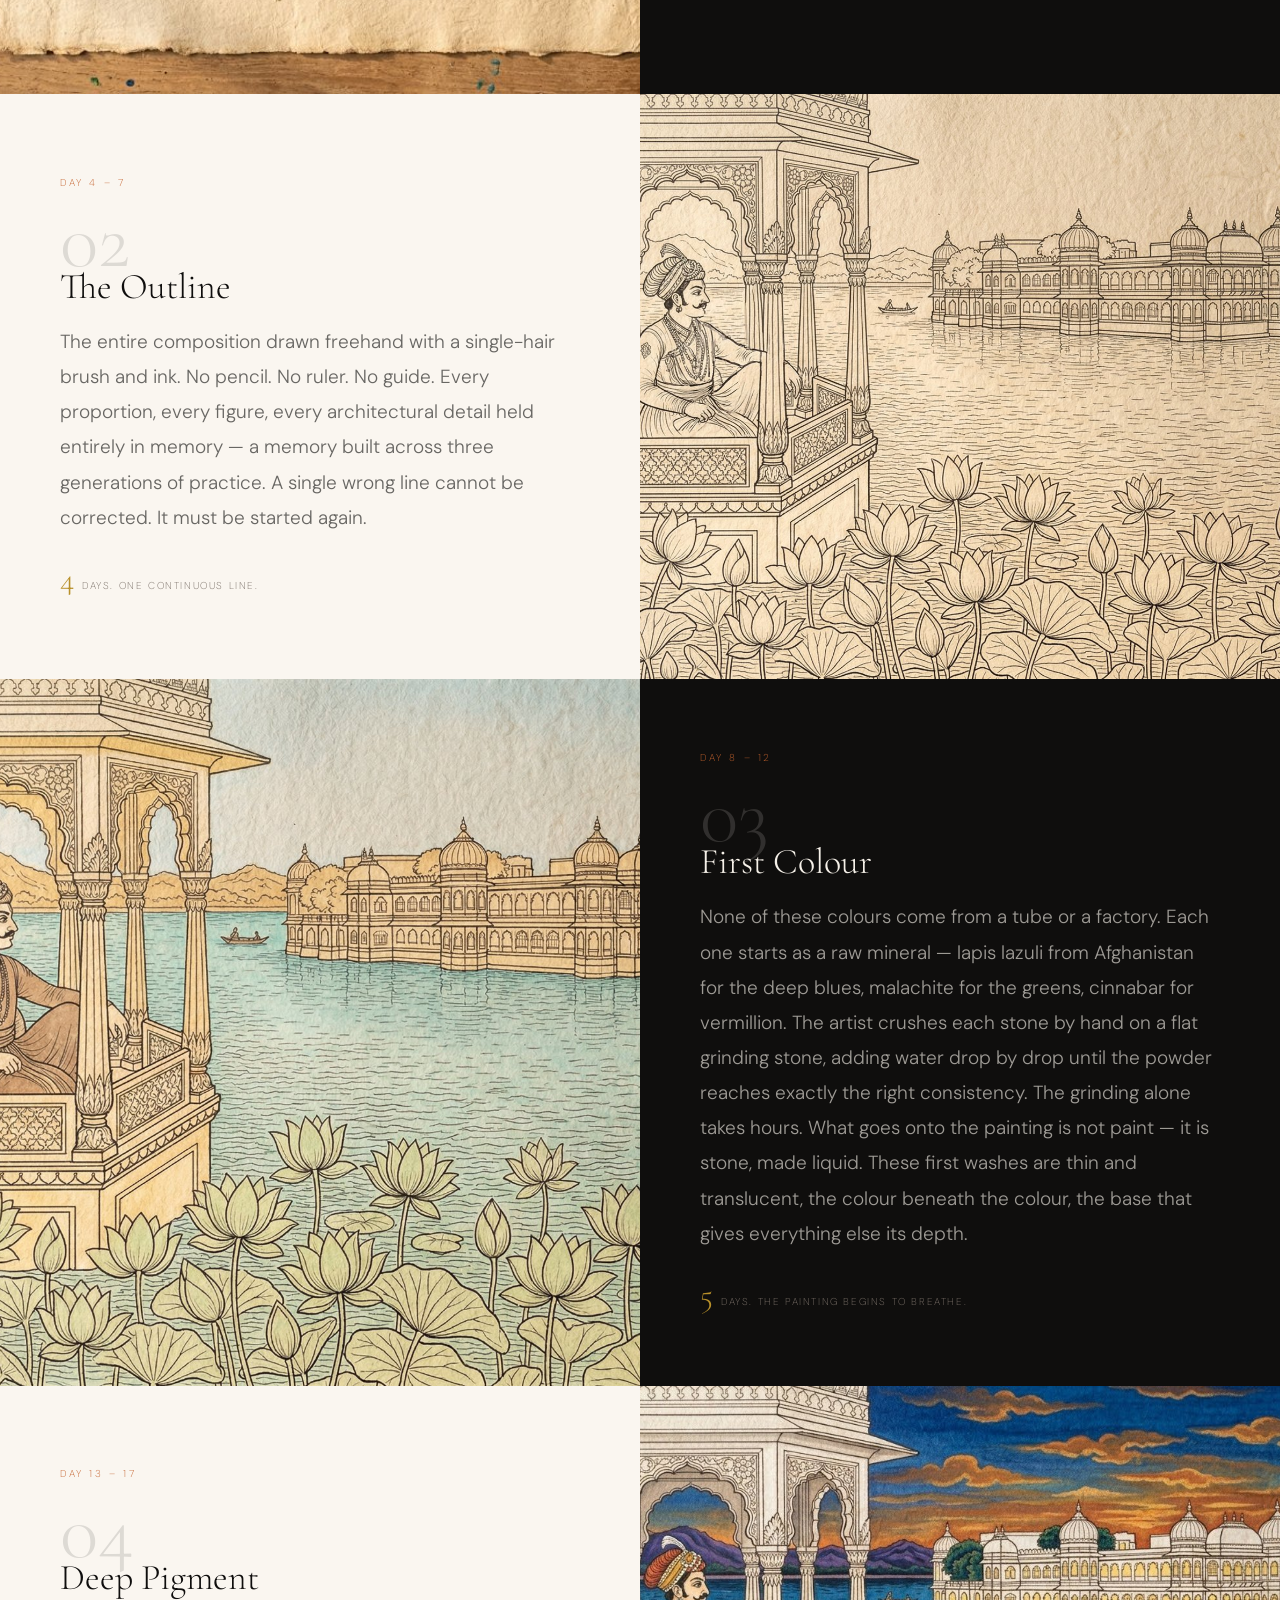
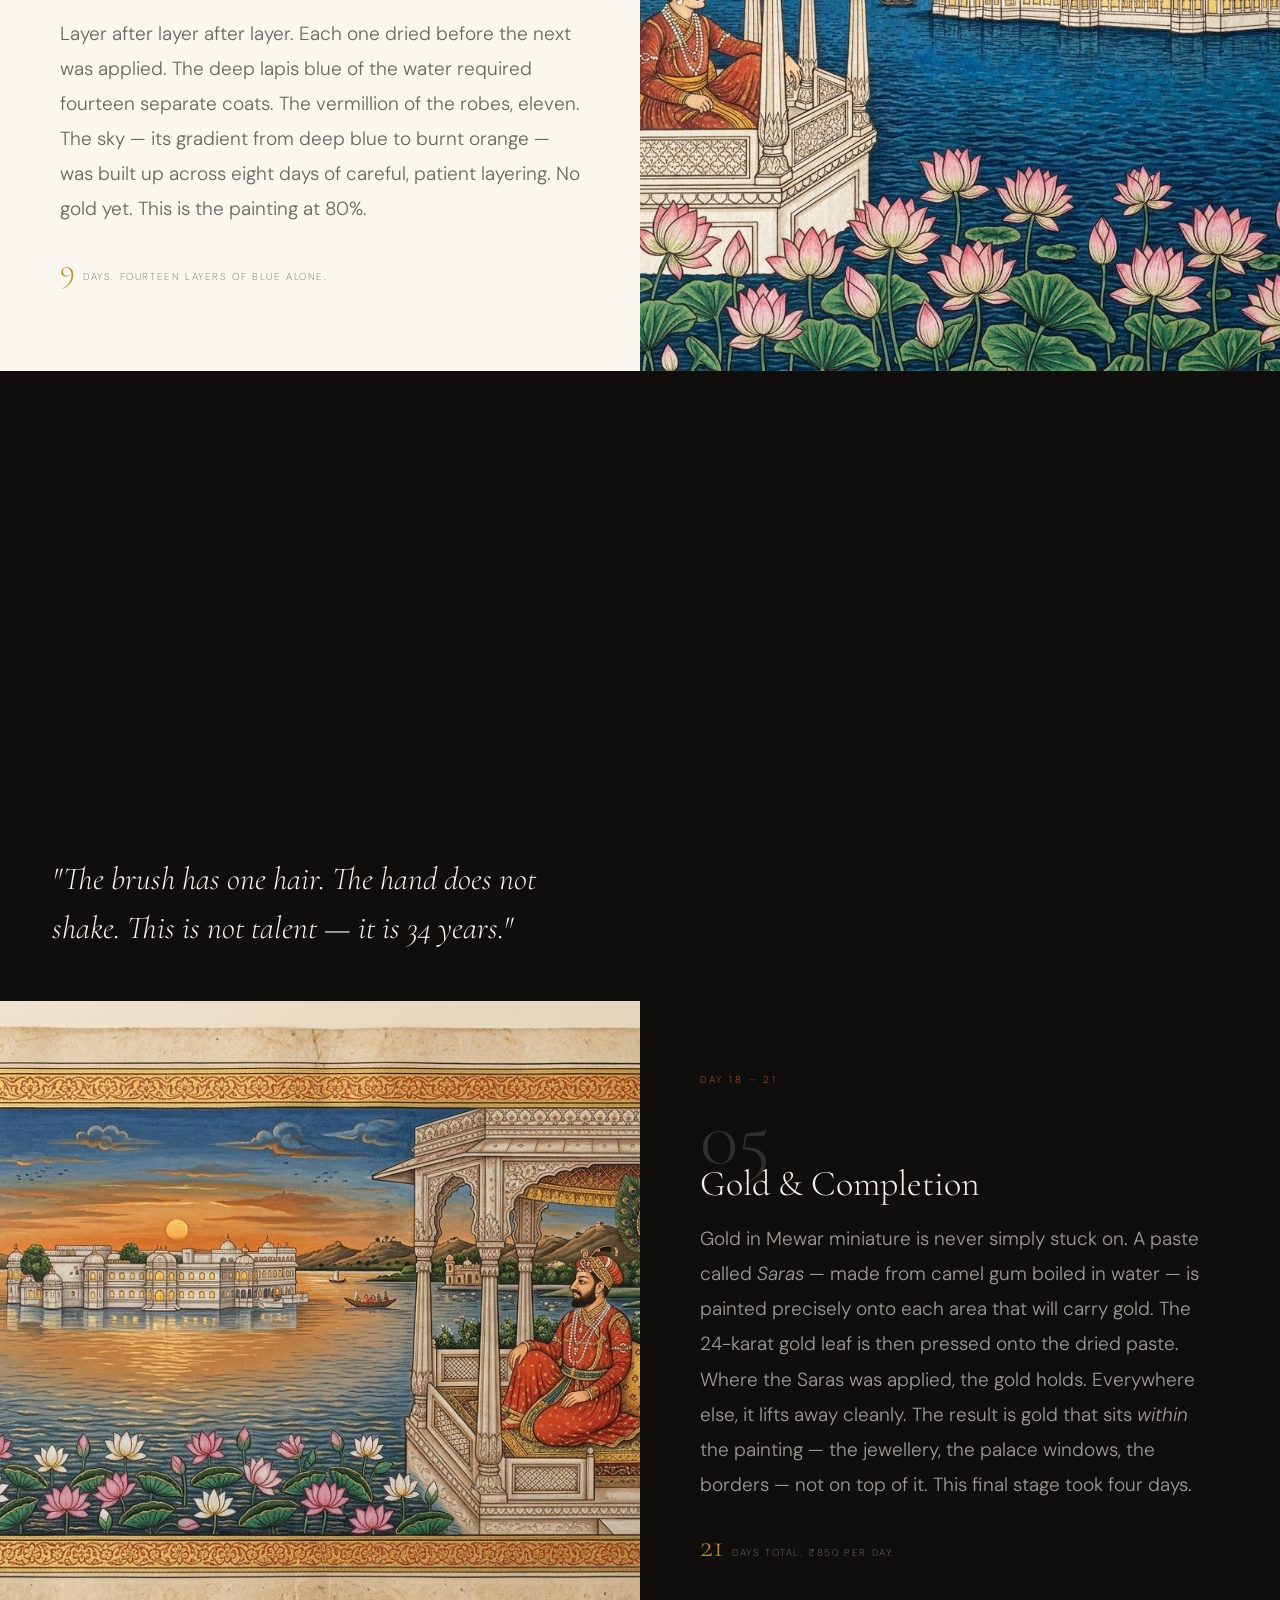
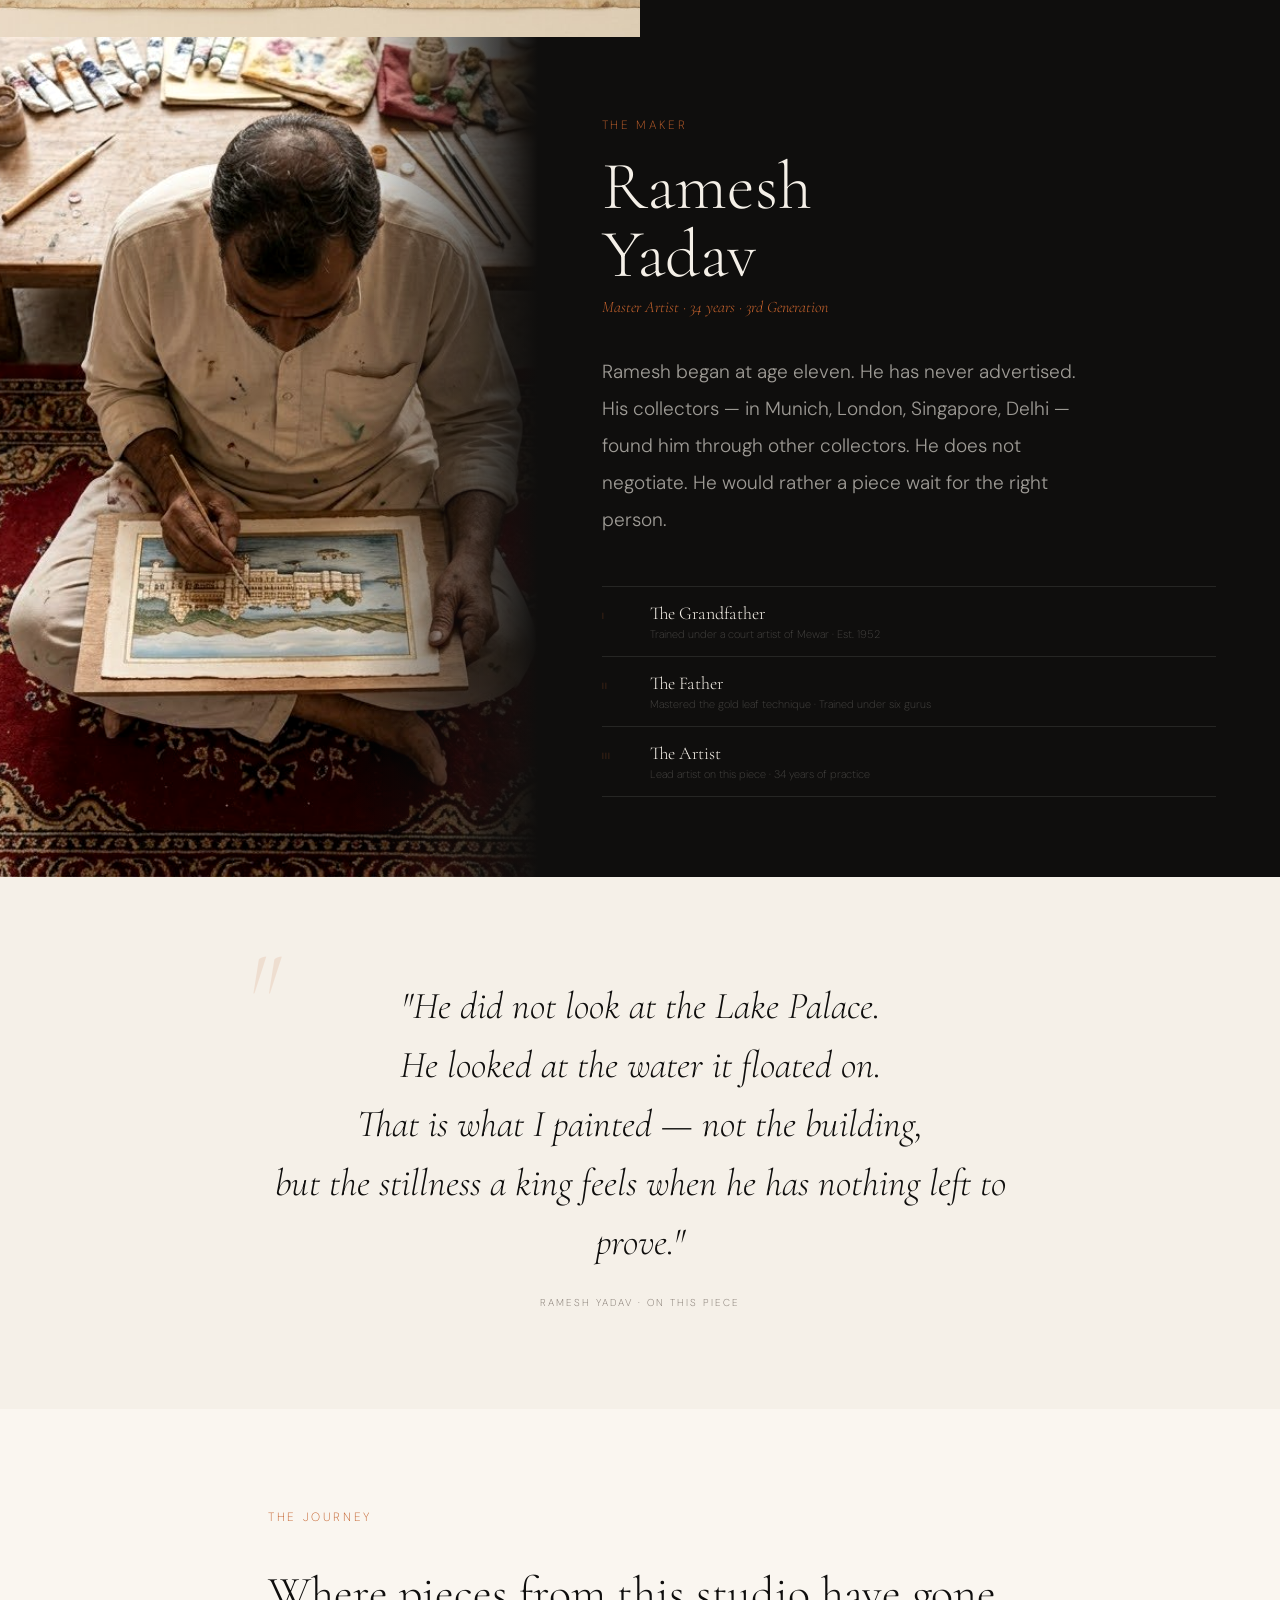
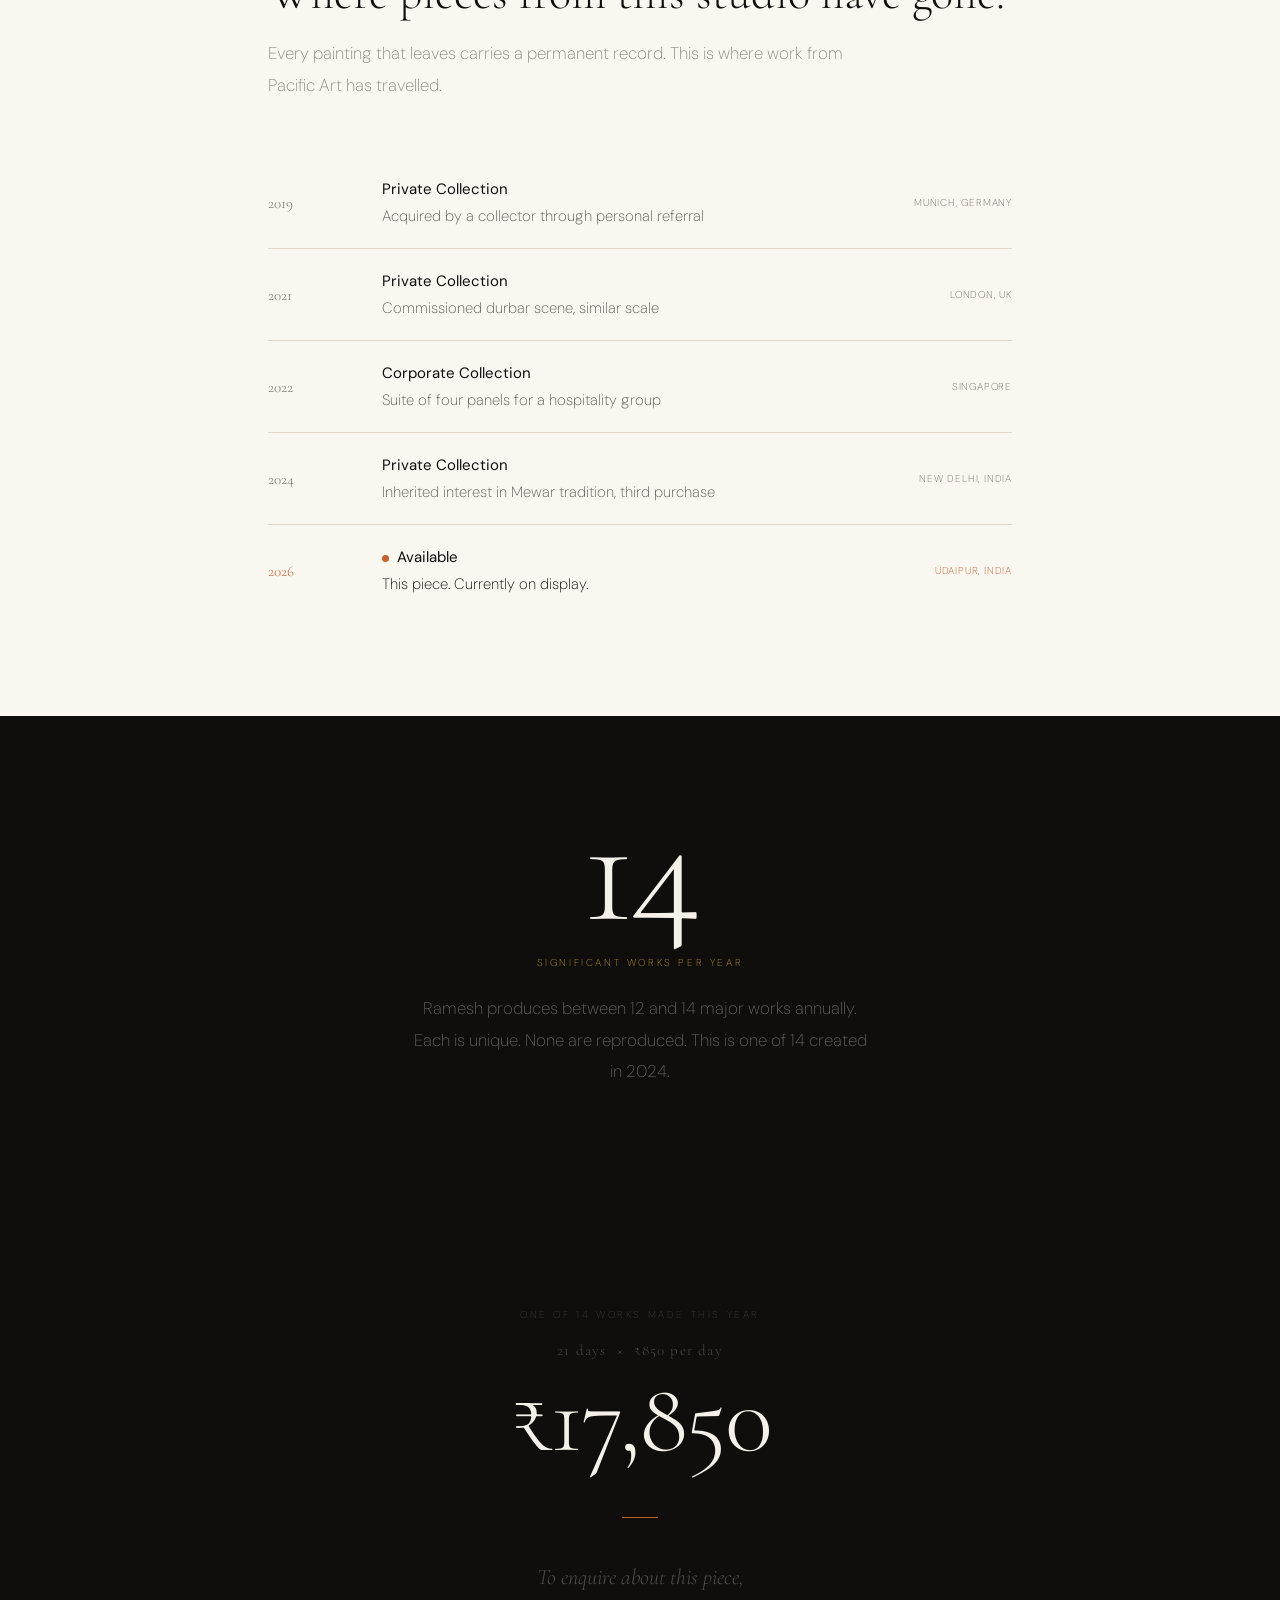
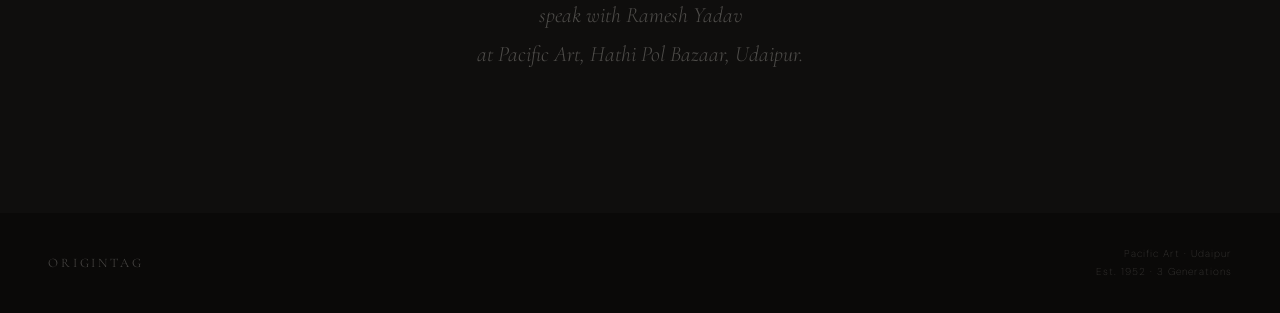
<file: v1/index.html>
﻿<!DOCTYPE html>
<html lang="en">
<head>
<meta charset="UTF-8">
<meta name="viewport" content="width=device-width, initial-scale=1.0">
<title>Udaipur ki Shaam — OriginTag</title>
<link href="https://fonts.googleapis.com/css2?family=Cormorant+Garamond:ital,wght@0,200;0,300;0,400;1,200;1,300;1,400&family=DM+Sans:wght@200;300;400&display=swap" rel="stylesheet">
<link rel="stylesheet" href="css/style.css">
</head>
<body>

<!-- INTRO -->
<div id="intro">
  <div id="intro-line">Twenty-one days. Natural pigments. 24-karat gold leaf.</div>
  <div id="intro-attr">Udaipur ki Shaam &nbsp;·&nbsp; Rajasthani Miniature</div>
</div>

<!-- NAV -->
<nav id="nav">
  <div class="nav-logo"><div class="nav-dot"></div>OriginTag</div>
  <div class="nav-right">Pacific Art · Udaipur</div>
</nav>

<!-- HERO — THE PAINTING -->
<section id="hero">
  <img id="hero-img" src="images/image-01.png" alt="Udaipur ki Shaam">
  <div id="hero-overlay"></div>
  <div id="hero-title">
    <div class="hero-name">Udaipur<br>ki <em>Shaam</em></div>
    <div class="hero-meaning">"A king at rest. The palace on the water.<br>The moment before the sun disappears."</div>
    <div class="hero-tag">Rajasthani Miniature · Natural Pigments & 24-Karat Gold Leaf</div>
  </div>
  <div class="scroll-cue"><span>Scroll</span><div class="scroll-line"></div></div>
</section>

<!-- PAINTING INTRO -->
<section id="painting-intro">
  <div class="pi-inner">
    <span class="eyebrow r">Why This Painting</span>
    <h2 class="r d1">A scene painted a hundred times<br>across four generations.<br><em>Never exactly the same.</em></h2>
    <p class="r d2">
      Udaipur ki Shaam — Evening in Udaipur. The Maharana at rest in his lakeside pavilion,
      watching the sun fall behind the Lake Palace. Gold on the water. A heron in the reeds.
      Silence at the end of a long day.
    </p>
  </div>
  <div class="pi-blocks r d3">
    <div class="pi-block">
      <span class="pi-block-label">What it depicts</span>
      <p>This is one of the oldest subjects in Mewar miniature tradition — and one of the most demanding. The water, the sky, the gold, the lotuses — each element requires a different technique, a different pigment, a different kind of patience.</p>
    </div>
    <div class="pi-block">
      <span class="pi-block-label">What it means</span>
      <p>In Mewar tradition, the evening hour is when the weight of a day is set aside. This is not a scene of power — it is a scene of peace. To own this painting is to own that stillness. To put it on a wall is to be reminded, every day, of what remains when the work is done.</p>
    </div>
    <div class="pi-block">
      <span class="pi-block-label">What it stands for</span>
      <p>Every artist who has returned to this scene has left something of themselves in it. The proportions shift. The light changes. The water carries a different mood. This is not a reproduction of an old idea — it is one more voice in a three-hundred-year conversation about beauty.</p>
    </div>
  </div>
</section>

<!-- DETAIL — LOTUS -->
<div class="detail-section r">
  <div class="detail-img">
    <img src="images/image-02.png" alt="The lotus flowers — macro detail">
  </div>
  <div class="detail-text">
    <span class="eyebrow">The Lotus</span>
    <h3>47 petals.<br>Each painted one by one.</h3>
    <p>
      In Mewar miniature tradition, the lotus is not decoration — it is symbol.
      Purity rising from still water. Grace earned through patience.
      Each petal in this painting was outlined first, then filled with three
      translucent washes of pink, then highlighted at the tip.
      The smallest petal is 4mm wide. It took twenty minutes.
    </p>
  </div>
</div>

<!-- DETAIL — LAKE PALACE -->
<div class="detail-section flip r">
  <div class="detail-img">
    <img src="images/image-03.png" alt="The Lake Palace — macro detail">
  </div>
  <div class="detail-text light">
    <span class="eyebrow">The Lake Palace</span>
    <h3>Every window lit from within.</h3>
    <p>
      The Lake Palace as painted here is 7cm wide in the original work.
      Within that 7cm, Ramesh has painted every arch, every dome, every balustrade —
      and the gold light glowing from each window.
      The reflection in the water below is not a mirror — it is repainted entirely,
      with slightly different brushstrokes to suggest movement.
      This single element took three days.
    </p>
  </div>
</div>

<!-- DETAIL — NOBLEMAN FACE -->
<div class="detail-section r">
  <div class="detail-img">
    <img src="images/image-04.png" alt="The nobleman — macro detail">
  </div>
  <div class="detail-text">
    <span class="eyebrow">The Maharana</span>
    <h3>Gold leaf thinner<br>than a human eyelash.</h3>
    <p>
      The turban ornament, the pearl necklace, the embroidery on the robe —
      all applied in 24-karat gold leaf under a magnifying lens.
      The individual pearls are 1.5mm wide. The eyelashes were painted
      with a brush containing a single hair. This is a face that took four days to complete.
    </p>
  </div>
</div>

<!-- MAKING INTRO -->
<section id="making-intro">
  <div class="mi-inner">
    <span class="eyebrow r">The Making</span>
    <h2 class="r d1">This is what the painting<br>looked like before<br><em>it became what it is.</em></h2>
    <p class="r d2">
      Every piece begins as blank handmade paper and becomes,
      through weeks of uninterrupted work, what you are looking at now.
      These are the stages — in sequence, in real time.
    </p>
  </div>
</section>

<!-- STAGE 1 — BLANK PAPER -->
<div class="stage r">
  <div class="stage-img">
    <img src="images/image-05.png" alt="Day 1 — blank wasli paper">
  </div>
  <div class="stage-text dark">
    <span class="stage-day">Day 1 – 3</span>
    <div class="stage-num">01</div>
    <div class="stage-title">The Ground</div>
    <p class="stage-body">
      Handmade wasli paper, prepared with chalk and gum arabic.
      Sanded between each coat until the surface is perfectly smooth.
      This step is completely invisible in the finished work.
      That is the point — the foundation must be flawless
      precisely because no one will ever see it.
    </p>
    <div class="stage-hours">
      <span class="stage-hours-num">3</span>
      <span class="stage-hours-label">Days of preparation. Zero visible result.</span>
    </div>
  </div>
</div>

<!-- STAGE 2 — OUTLINE -->
<div class="stage flip r">
  <div class="stage-img">
    <img src="images/image-06.png" alt="Day 4 — ink outline complete">
  </div>
  <div class="stage-text light">
    <span class="stage-day">Day 4 – 7</span>
    <div class="stage-num">02</div>
    <div class="stage-title">The Outline</div>
    <p class="stage-body">
      The entire composition drawn freehand with a single-hair brush and ink.
      No pencil. No ruler. No guide. Every proportion, every figure,
      every architectural detail held entirely in memory —
      a memory built across three generations of practice.
      A single wrong line cannot be corrected. It must be started again.
    </p>
    <div class="stage-hours">
      <span class="stage-hours-num">4</span>
      <span class="stage-hours-label">Days. One continuous line.</span>
    </div>
  </div>
</div>

<!-- STAGE 3 — FIRST WASH -->
<div class="stage r">
  <div class="stage-img">
    <img src="images/image-07.png" alt="Day 8 — first colour washes">
  </div>
  <div class="stage-text dark">
    <span class="stage-day">Day 8 – 12</span>
    <div class="stage-num">03</div>
    <div class="stage-title">First Colour</div>
    <p class="stage-body">
      None of these colours come from a tube or a factory.
      Each one starts as a raw mineral — lapis lazuli from Afghanistan for the deep blues,
      malachite for the greens, cinnabar for vermillion.
      The artist crushes each stone by hand on a flat grinding stone,
      adding water drop by drop until the powder reaches exactly the right consistency.
      The grinding alone takes hours. What goes onto the painting is not paint —
      it is stone, made liquid. These first washes are thin and translucent,
      the colour beneath the colour, the base that gives everything else its depth.
    </p>
    <div class="stage-hours">
      <span class="stage-hours-num">5</span>
      <span class="stage-hours-label">Days. The painting begins to breathe.</span>
    </div>
  </div>
</div>

<!-- STAGE 4 — DEEP COLOUR -->
<div class="stage flip r">
  <div class="stage-img">
    <img src="images/image-08.png" alt="Day 13 — deep colour, no gold">
  </div>
  <div class="stage-text light">
    <span class="stage-day">Day 13 – 17</span>
    <div class="stage-num">04</div>
    <div class="stage-title">Deep Pigment</div>
    <p class="stage-body">
      Layer after layer after layer. Each one dried before the next was applied.
      The deep lapis blue of the water required fourteen separate coats.
      The vermillion of the robes, eleven. The sky — its gradient from deep blue
      to burnt orange — was built up across eight days of careful, patient layering.
      No gold yet. This is the painting at 80%.
    </p>
    <div class="stage-hours">
      <span class="stage-hours-num">9</span>
      <span class="stage-hours-label">Days. Fourteen layers of blue alone.</span>
    </div>
  </div>
</div>

<!-- HANDS INTERLUDE -->
<section id="hands-interlude" class="r">
  <div class="hi-img-wrap par-wrap">
    <img class="par-img" data-parallax="0.25"
      src="images/image-09.png" alt="Ramesh Yadav's hands at work">
  </div>
  <div class="hi-text">
    <p>"The brush has one hair. The hand does not shake. This is not talent — it is 34 years."</p>
  </div>
</section>

<!-- STAGE 5 — FINISHED -->
<div class="stage r">
  <div class="stage-img">
    <img src="images/image-01.png" alt="Day 21 — finished">
  </div>
  <div class="stage-text dark">
    <span class="stage-day">Day 18 – 21</span>
    <div class="stage-num">05</div>
    <div class="stage-title">Gold & Completion</div>
    <p class="stage-body">
      Gold in Mewar miniature is never simply stuck on. A paste called <em>Saras</em> —
      made from camel gum boiled in water — is painted precisely onto each area that will carry gold.
      The 24-karat gold leaf is then pressed onto the dried paste.
      Where the Saras was applied, the gold holds. Everywhere else, it lifts away cleanly.
      The result is gold that sits <em>within</em> the painting — the jewellery, the palace windows,
      the borders — not on top of it. This final stage took four days.
    </p>
    <div class="stage-hours">
      <span class="stage-hours-num">21</span>
      <span class="stage-hours-label">Days total. ₹850 per day.</span>
    </div>
  </div>
</div>

<!-- THE MAKER -->
<section id="artist">
  <div class="artist-grid">
    <div class="artist-img r">
      <img src="images/image-11.png" alt="Ramesh Yadav">
    </div>
    <div class="artist-text">
      <span class="eyebrow r">The Maker</span>
      <div class="artist-name r d1">Ramesh<br>Yadav</div>
      <div class="artist-role r d2">Master Artist · 34 years · 3rd Generation</div>
      <p class="artist-bio r d3">
        Ramesh began at age eleven. He has never advertised.
        His collectors — in Munich, London, Singapore, Delhi —
        found him through other collectors. He does not negotiate.
        He would rather a piece wait for the right person.
      </p>
      <div class="lineage r d4">
        <div class="lineage-row">
          <div class="gen">I</div>
          <div>
            <div class="lin-name">The Grandfather</div>
            <div class="lin-detail">Trained under a court artist of Mewar · Est. 1952</div>
          </div>
        </div>
        <div class="lineage-row">
          <div class="gen">II</div>
          <div>
            <div class="lin-name">The Father</div>
            <div class="lin-detail">Mastered the gold leaf technique · Trained under six gurus</div>
          </div>
        </div>
        <div class="lineage-row">
          <div class="gen">III</div>
          <div>
            <div class="lin-name">The Artist</div>
            <div class="lin-detail">Lead artist on this piece · 34 years of practice</div>
          </div>
        </div>
      </div>
    </div>
  </div>

  <div class="pull-quote r">
    <blockquote>
      "He did not look at the Lake Palace.<br>
      He looked at the water it floated on.<br>
      That is what I painted — not the building,<br>
      but the stillness a king feels when he has nothing left to prove."
    </blockquote>
    <div class="pull-attr">Ramesh Yadav · on this piece</div>
  </div>
</section>

<!-- JOURNEY -->
<section id="journey">
  <div class="journey-inner">
    <span class="eyebrow r">The Journey</span>
    <h2 class="r d1">Where pieces from this studio have gone.</h2>
    <p class="r d2">
      Every painting that leaves carries a permanent record.
      This is where work from Pacific Art has travelled.
    </p>
    <div class="r d3">
      <div class="prov-row">
        <div class="prov-year">2019</div>
        <div class="prov-event"><strong>Private Collection</strong>Acquired by a collector through personal referral</div>
        <div class="prov-loc">Munich, Germany</div>
      </div>
      <div class="prov-row">
        <div class="prov-year">2021</div>
        <div class="prov-event"><strong>Private Collection</strong>Commissioned durbar scene, similar scale</div>
        <div class="prov-loc">London, UK</div>
      </div>
      <div class="prov-row">
        <div class="prov-year">2022</div>
        <div class="prov-event"><strong>Corporate Collection</strong>Suite of four panels for a hospitality group</div>
        <div class="prov-loc">Singapore</div>
      </div>
      <div class="prov-row">
        <div class="prov-year">2024</div>
        <div class="prov-event"><strong>Private Collection</strong>Inherited interest in Mewar tradition, third purchase</div>
        <div class="prov-loc">New Delhi, India</div>
      </div>
      <div class="prov-row" style="border-bottom:none">
        <div class="prov-year" style="color:var(--terra)">2026</div>
        <div class="prov-event" style="color:var(--ink)">
          <strong><span class="prov-dot"></span>Available</strong>
          This piece. Currently on display.
        </div>
        <div class="prov-loc" style="color:var(--terra)">Udaipur, India</div>
      </div>
    </div>
  </div>
</section>

<!-- ONE OF FEW -->
<section id="one-of-few">
  <div class="oof-inner">
    <span class="oof-num r">14</span>
    <span class="oof-unit r d1">Significant works per year</span>
    <p class="oof-text r d2">
      Ramesh produces between 12 and 14 major works annually.
      Each is unique. None are reproduced.
      This is one of 14 created in 2024.
    </p>
  </div>
</section>

<!-- THE CLOSE -->
<section id="close" class="r">
  <span class="close-label">One of 14 works made this year</span>
  <span class="close-calc">21 days &nbsp;×&nbsp; ₹850 per day</span>
  <span class="close-amount">₹17,850</span>
  <div class="close-divider"></div>
  <p class="close-note">
    To enquire about this piece,<br>
    speak with Ramesh Yadav<br>
    at Pacific Art, Hathi Pol Bazaar, Udaipur.
  </p>
</section>

<!-- FOOTER -->
<footer>
  <div class="footer-brand">OriginTag</div>
  <div class="footer-right">Pacific Art · Udaipur<br>Est. 1952 · 3 Generations</div>
</footer>

<script src="js/main.js"></script>
</body>
</html>
</file>
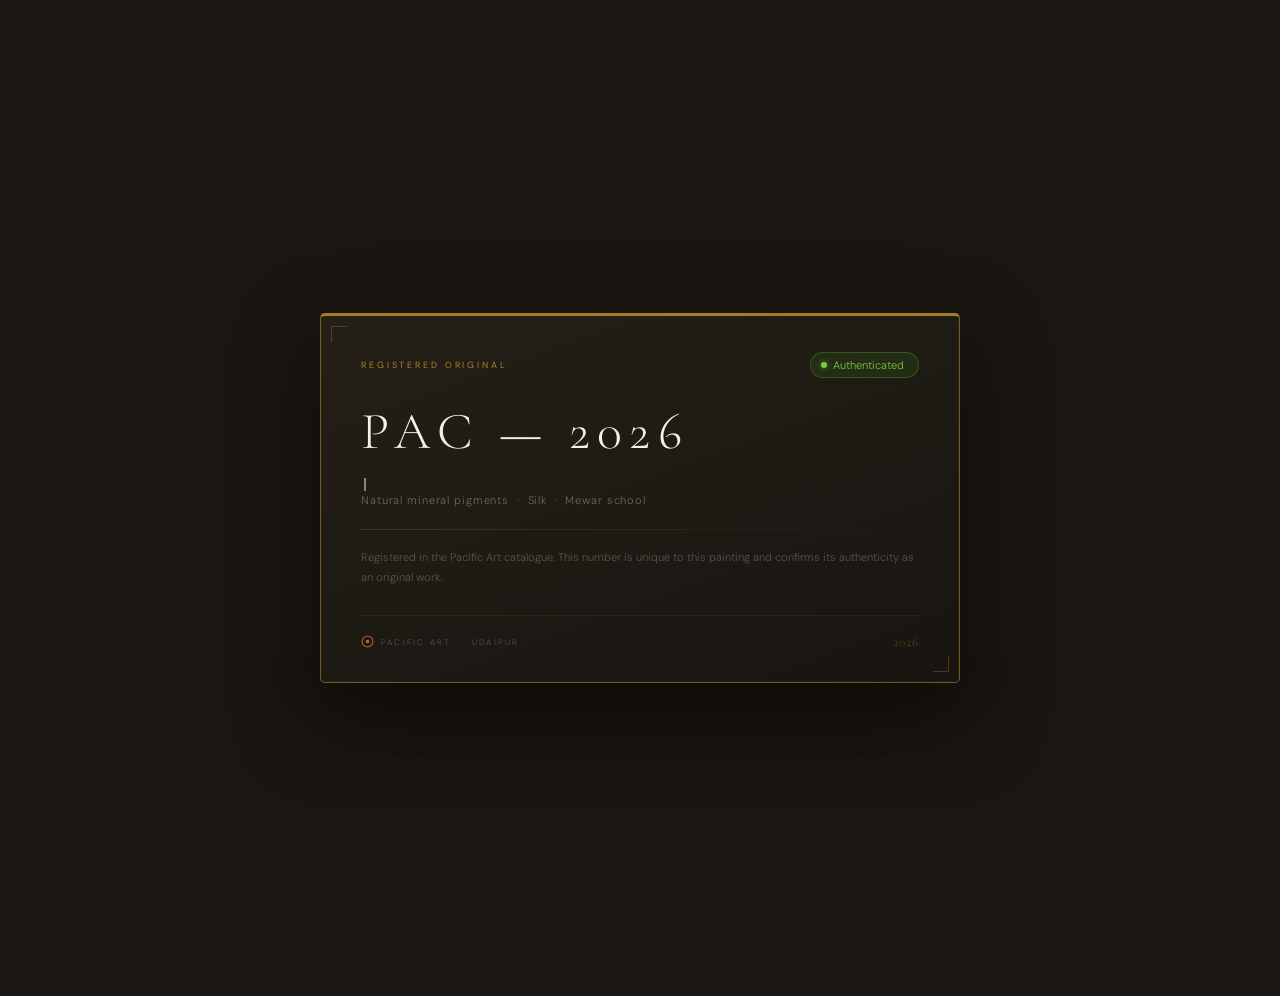
<file: print/pac-card.html>
<!DOCTYPE html>
<html lang="en">
<head>
  <meta charset="UTF-8">
  <meta name="viewport" content="width=device-width, initial-scale=1.0">
  <title>PAC Verification Card — Pacific Art</title>
  <link rel="preconnect" href="https://fonts.googleapis.com">
  <link rel="preconnect" href="https://fonts.gstatic.com" crossorigin>
  <link href="https://fonts.googleapis.com/css2?family=Cormorant+Garamond:ital,wght@0,300;0,400;1,300&family=DM+Sans:opsz,wght@9..40,200;9..40,300;9..40,400&display=swap" rel="stylesheet">

  <style>
    :root {
      --gold:  #B8902A;
      --terra: #C4622D;
      --cream: #F5F0E8;
      --serif: 'Cormorant Garamond', serif;
      --sans:  'DM Sans', sans-serif;
    }

    *, *::before, *::after { box-sizing: border-box; margin: 0; padding: 0; }

    html, body {
      width: 100%;
      min-height: 100vh;
      background: #1a1612;
      display: flex;
      align-items: center;
      justify-content: center;
      font-family: var(--sans);
      -webkit-font-smoothing: antialiased;
      padding: 48px 24px;
    }

    /* ── THE CARD ───────────────────────────────────────────── */
    .pac-card {
      width: 100%;
      max-width: 640px;
      background: linear-gradient(160deg, #242018 0%, #181410 100%);
      border: 1px solid rgba(184,144,42,0.55);
      border-top: 3px solid rgba(184,144,42,0.85);
      border-radius: 5px;
      padding: 36px 40px 32px;
      box-shadow:
        0 0 0 1px rgba(184,144,42,0.06) inset,
        0 32px 80px rgba(0,0,0,0.55),
        0 0 120px rgba(184,144,42,0.04);
      position: relative;
    }

    /* Subtle corner ornaments */
    .pac-card::before,
    .pac-card::after {
      content: '';
      position: absolute;
      width: 16px;
      height: 16px;
      border-color: rgba(184,144,42,0.3);
      border-style: solid;
    }
    .pac-card::before {
      top: 10px; left: 10px;
      border-width: 1px 0 0 1px;
    }
    .pac-card::after {
      bottom: 10px; right: 10px;
      border-width: 0 1px 1px 0;
    }

    /* ── TOP ROW ────────────────────────────────────────────── */
    .card-top {
      display: flex;
      align-items: center;
      justify-content: space-between;
      margin-bottom: 28px;
    }

    .card-label {
      font-size: 9px;
      font-weight: 400;
      letter-spacing: 0.32em;
      text-transform: uppercase;
      color: var(--gold);
      opacity: 0.9;
    }

    .card-badge {
      display: inline-flex;
      align-items: center;
      gap: 6px;
      background: rgba(59,120,17,0.18);
      border: 1px solid rgba(80,160,30,0.38);
      border-radius: 20px;
      padding: 5px 14px 5px 10px;
      font-size: 11px;
      font-weight: 300;
      color: #7ec940;
    }

    .badge-dot {
      width: 6px;
      height: 6px;
      border-radius: 50%;
      background: #7ec940;
      flex-shrink: 0;
      box-shadow: 0 0 6px rgba(126,201,64,0.6);
    }

    /* ── NUMBER ─────────────────────────────────────────────── */
    .card-number {
      font-family: var(--serif);
      font-size: 52px;
      font-weight: 300;
      color: var(--cream);
      letter-spacing: 0.14em;
      line-height: 1;
      margin-bottom: 14px;
    }

    /* ── META ───────────────────────────────────────────────── */
    .card-meta {
      font-size: 11px;
      font-weight: 300;
      letter-spacing: 0.08em;
      color: rgba(245,240,232,0.36);
      margin-bottom: 22px;
    }

    /* ── DIVIDER ────────────────────────────────────────────── */
    .card-divider {
      height: 1px;
      background: linear-gradient(to right, rgba(184,144,42,0.22), transparent);
      margin-bottom: 18px;
    }

    /* ── NOTE ───────────────────────────────────────────────── */
    .card-note {
      font-size: 11px;
      font-weight: 300;
      line-height: 1.75;
      color: rgba(245,240,232,0.28);
    }

    /* ── FOOTER ROW ─────────────────────────────────────────── */
    .card-footer {
      display: flex;
      align-items: center;
      justify-content: space-between;
      margin-top: 28px;
      padding-top: 18px;
      border-top: 1px solid rgba(184,144,42,0.1);
    }

    .card-footer-brand {
      display: flex;
      align-items: center;
      gap: 7px;
    }

    .card-footer-brand-name {
      font-size: 8px;
      letter-spacing: 0.28em;
      text-transform: uppercase;
      font-weight: 300;
      color: rgba(245,240,232,0.28);
    }

    .card-footer-year {
      font-family: var(--serif);
      font-size: 13px;
      font-weight: 300;
      color: rgba(184,144,42,0.4);
      letter-spacing: 0.08em;
    }

    /* ── TYPEWRITER CURSOR ──────────────────────────────────── */
    .cursor {
      display: inline-block;
      width: 2px;
      height: 0.8em;
      background: rgba(245,240,232,0.5);
      margin-left: 3px;
      vertical-align: middle;
      animation: blink 0.9s step-end infinite;
    }
    @keyframes blink {
      0%, 100% { opacity: 1; }
      50%       { opacity: 0; }
    }
    .cursor.done { display: none; }
  </style>
</head>
<body>

<div class="pac-card">

  <div class="card-top">
    <span class="card-label">Registered Original</span>
    <span class="card-badge">
      <span class="badge-dot"></span>Authenticated
    </span>
  </div>

  <p class="card-number" id="pac-number"></p>

  <p class="card-meta">Natural mineral pigments &nbsp;·&nbsp; Silk &nbsp;·&nbsp; Mewar school</p>

  <div class="card-divider"></div>

  <p class="card-note">Registered in the Pacific Art catalogue. This number is unique to this painting and confirms its authenticity as an original work.</p>

  <div class="card-footer">
    <div class="card-footer-brand">
      <svg width="13" height="13" viewBox="0 0 18 18" fill="none" xmlns="http://www.w3.org/2000/svg">
        <circle cx="9" cy="9" r="7.5" stroke="#C4622D" stroke-width="1.4"/>
        <circle cx="9" cy="9" r="2.4" fill="#C4622D"/>
      </svg>
      <span class="card-footer-brand-name">Pacific Art &nbsp;·&nbsp; Udaipur</span>
    </div>
    <span class="card-footer-year">2026</span>
  </div>

</div>

<script>
  const el       = document.getElementById('pac-number');
  const fullText = 'PAC — 2026 — 003';
  let i = 0;

  /* Add blinking cursor */
  const cursor = document.createElement('span');
  cursor.className = 'cursor';
  el.after(cursor);

  setTimeout(() => {
    const iv = setInterval(() => {
      el.textContent = fullText.slice(0, ++i);
      if (i >= fullText.length) {
        clearInterval(iv);
        setTimeout(() => cursor.classList.add('done'), 1200);
      }
    }, 72);
  }, 500);
</script>

</body>
</html>
</file>
<file: css/style.css>
/* ═══════════════════════════════════════════════════
   ORIGINTAG — MOBILE-FIRST STYLESHEET
   Base = phone. @media(min-width:768px) = desktop.
   ═══════════════════════════════════════════════════ */

:root {
  --ink:          #0F0E0D;
  --cream:        #F5F0E8;
  --warm:         #FAF6F0;
  --gold:         #B8902A;
  --terra:        #C4622D;
  --muted:        #7A7068;
  --divider:      #E0D8CC;
  --divider-dark: rgba(245,240,232,0.1);
}

* { margin:0; padding:0; box-sizing:border-box; }
html { scroll-behavior:smooth; }
body {
  background: var(--ink);
  color: var(--cream);
  font-family: 'DM Sans', sans-serif;
  font-weight: 200;
  overflow-x: hidden;
}


/* ── INTRO ── */
#intro {
  position:fixed; inset:0;
  background:var(--ink);
  z-index:900;
  display:flex; flex-direction:column;
  align-items:center; justify-content:center;
  gap:14px; pointer-events:all;
}
#intro-line {
  font-family:'Cormorant Garamond',serif;
  font-size:clamp(18px,4.5vw,28px);
  font-weight:200; color:var(--cream);
  opacity:0; text-align:center;
  padding:0 32px; line-height:1.5;
  letter-spacing:0.01em;
  transition:opacity 1.4s ease;
}
#intro-attr {
  font-size:11px; letter-spacing:0.24em;
  text-transform:uppercase; color:var(--gold);
  opacity:0; transition:opacity 1s ease 0.4s;
}
#intro.show #intro-line { opacity:1; }
#intro.show #intro-attr  { opacity:0.65; }
#intro.out { opacity:0; transition:opacity 0.9s ease; pointer-events:none; }


/* ── NAV — mobile base ── */
#nav {
  position:fixed; top:0; left:0; right:0;
  z-index:100; display:flex;
  align-items:center; justify-content:space-between;
  padding:14px 20px;
  opacity:0; transition:opacity 0.7s ease, background 0.4s ease;
}
#nav.show { opacity:1; }
#nav.scrolled {
  background:rgba(15,14,13,0.88);
  backdrop-filter:blur(14px);
  border-bottom:1px solid var(--divider-dark);
}
.nav-logo {
  display:flex; align-items:center; gap:10px;
  font-family:'Cormorant Garamond',serif;
  font-size:13px; letter-spacing:0.2em;
  text-transform:uppercase;
  color:rgba(245,240,232,0.55);
}
.nav-dot {
  width:20px; height:20px;
  border:1px solid var(--terra); border-radius:50%;
  display:flex; align-items:center; justify-content:center;
}
.nav-dot::after {
  content:''; width:6px; height:6px;
  background:var(--terra); border-radius:50%;
}
.nav-right {
  display:none; /* hidden on mobile, shown on desktop */
  font-size:10px; letter-spacing:0.18em;
  text-transform:uppercase; color:rgba(245,240,232,0.3);
}


/* ── HERO — mobile base: full painting always visible ── */
#hero {
  height:68vh;
  position:relative; overflow:hidden;
  clip-path:inset(100% 0 0 0);
  transition:clip-path 1.5s cubic-bezier(0.76,0,0.24,1);
}
#hero.open { clip-path:inset(0% 0 0 0); }

#hero-img {
  width:100%; height:100%;
  object-fit:contain; object-position:center center;
  display:block;
  /* Ken Burns disabled on mobile — too jumpy on small screens */
  will-change:transform;
}
@keyframes kb {
  from { transform:scale(1.07) translate(0,0); }
  to   { transform:scale(1.00) translate(-1.5%,1%); }
}
#hero-overlay {
  position:absolute; inset:0;
  background:linear-gradient(
    to top,
    rgba(15,14,13,0.82) 0%,
    rgba(15,14,13,0.10) 40%,
    transparent 65%
  );
}
/* Hero title — mobile: sits BELOW the painting, not overlaid on it */
#hero-title {
  position:relative; bottom:auto; left:auto; right:auto;
  padding:28px 24px 0;
  opacity:0; transform:translateY(14px);
  transition:opacity 1s ease 0.5s, transform 1s ease 0.5s;
}
#hero.open #hero-title { opacity:1; transform:translateY(0); }

.hero-name {
  font-family:'Cormorant Garamond',serif;
  font-size:clamp(36px,9vw,80px);
  font-weight:200; line-height:1.0;
  letter-spacing:-0.01em;
}
.hero-name em { font-style:italic; color:rgba(245,240,232,0.6); }
.hero-meaning {
  margin-top:10px;
  font-family:'Cormorant Garamond',serif;
  font-size:clamp(14px,3.2vw,20px);
  font-style:italic; font-weight:200;
  color:rgba(245,240,232,0.45);
  line-height:1.6;
}
.hero-tag {
  margin-top:12px;
  font-size:10px; letter-spacing:0.22em;
  text-transform:uppercase; color:var(--gold);
  opacity:0.75;
}
.scroll-cue {
  position:absolute; bottom:28px; right:24px;
  display:flex; flex-direction:column; align-items:center; gap:8px;
  opacity:0; transition:opacity 1s ease 1.2s;
}
#hero.open .scroll-cue { opacity:0.35; }
.scroll-line {
  width:1px; height:44px; background:var(--cream);
  animation:pulse 2.2s ease-in-out infinite;
}
@keyframes pulse {
  0%,100%{opacity:.25;transform:scaleY(1)}
  50%{opacity:1;transform:scaleY(1.15)}
}
.scroll-cue span {
  font-size:9px; letter-spacing:0.22em;
  text-transform:uppercase; color:var(--cream);
  writing-mode:vertical-rl;
}


/* ── SCROLL REVEAL ── */
.r {
  opacity:0; transform:translateY(24px);
  transition:opacity 0.85s ease, transform 0.85s ease;
}
.r.on { opacity:1; transform:translateY(0); }
.d1{transition-delay:.12s} .d2{transition-delay:.24s}
.d3{transition-delay:.36s} .d4{transition-delay:.5s}


/* ── FULL BLEED ── */
.fb { width:100%; display:block; object-fit:cover; }
.fb-tall  { height:56vh; }
.fb-mid   { height:48vh; }
.fb-short { height:40vh; }

.par-wrap { overflow:hidden; position:relative; }
.par-img  { width:100%; height:115%; object-fit:cover; display:block; will-change:transform; }


/* ── SECTION CHROME ── */
.eyebrow {
  font-size:12px; letter-spacing:0.22em;
  text-transform:uppercase; color:var(--terra);
  display:block; margin-bottom:20px;
}


/* ── PAINTING INTRO — mobile base ── */
#painting-intro {
  background:var(--ink);
  padding:80px 0 60px;
  text-align:center;
}
.pi-inner { max-width:760px; margin:0 auto; padding:0 20px; }
.pi-inner h2 {
  font-family:'Cormorant Garamond',serif;
  font-size:clamp(26px,6vw,52px);
  font-weight:200; line-height:1.2;
  margin-bottom:24px;
}
.pi-inner h2 em { font-style:italic; color:var(--gold); }
.pi-inner p {
  font-size:19px; line-height:1.9; font-weight:300;
  color:rgba(245,240,232,0.5);
  max-width:640px; margin:0 auto;
}

/* Pi blocks — single column on mobile */
.pi-blocks {
  display:grid;
  grid-template-columns:1fr;
  gap:36px;
  max-width:1080px; margin:48px auto 0;
  padding:48px 20px 0;
  border-top:1px solid var(--divider-dark);
}
.pi-block-label {
  display:block;
  font-size:10px; letter-spacing:0.22em;
  text-transform:uppercase; color:var(--gold);
  margin-bottom:14px;
}
.pi-block p {
  font-size:18px; line-height:1.85; font-weight:300;
  color:rgba(245,240,232,0.5);
  max-width:none; margin:0;
}


/* ── DETAIL ZOOMS — stacked on mobile ── */
.detail-section {
  background:var(--ink);
  display:grid;
  grid-template-columns:1fr; /* stacked */
  min-height:unset;
}
/* flip has no effect on mobile — reset rtl */
.detail-section.flip { direction:ltr; }
.detail-section.flip > * { direction:ltr; }

.detail-img {
  overflow:hidden;
  height:72vw; min-height:220px;
}
.detail-img img {
  width:100%; height:100%; object-fit:cover; display:block;
  transition:transform 0.7s ease;
}
.detail-img:hover img { transform:scale(1.04); }

.detail-text {
  padding:48px 24px;
  display:flex; flex-direction:column; justify-content:center;
  background:var(--ink);
}
.detail-text.light { background:var(--warm); color:var(--ink); }
.detail-text h3 {
  font-family:'Cormorant Garamond',serif;
  font-size:clamp(24px,5.5vw,40px);
  font-weight:200; line-height:1.2;
  margin-bottom:18px;
}
.detail-text.light h3 { color:var(--ink); }
.detail-text p {
  font-size:19px; line-height:1.85; font-weight:300;
  color:rgba(245,240,232,0.6);
}
.detail-text.light p { color:rgba(15,14,13,0.6); }


/* ── MAKING INTRO — mobile base ── */
#making-intro {
  background:var(--cream); color:var(--ink);
  padding:80px 0 60px; text-align:center;
}
.mi-inner { max-width:680px; margin:0 auto; padding:0 20px; }
.mi-inner .eyebrow { color:var(--terra); }
.mi-inner h2 {
  font-family:'Cormorant Garamond',serif;
  font-size:clamp(28px,6.5vw,56px);
  font-weight:200; line-height:1.15;
  margin-bottom:24px; color:var(--ink);
}
.mi-inner h2 em { font-style:italic; color:var(--terra); }
.mi-inner p {
  font-size:19px; line-height:1.9; font-weight:300;
  color:rgba(15,14,13,0.55);
}


/* ── STAGE CARDS — stacked on mobile ── */
.stage {
  display:grid;
  grid-template-columns:1fr; /* stacked */
  min-height:unset;
}
.stage.flip { direction:ltr; }
.stage.flip > * { direction:ltr; }

.stage-img {
  overflow:hidden; position:relative;
  height:72vw; min-height:220px;
}
.stage-img img { width:100%; height:100%; object-fit:cover; display:block; }

.stage-text {
  padding:48px 24px;
  display:flex; flex-direction:column; justify-content:center;
}
.stage-text.dark { background:var(--ink); }
.stage-text.light { background:var(--warm); color:var(--ink); }

.stage-day {
  font-size:10px; letter-spacing:0.26em;
  text-transform:uppercase; color:var(--terra);
  margin-bottom:12px; display:block;
}
.stage-num {
  font-family:'Cormorant Garamond',serif;
  font-size:64px; font-weight:200;
  color:rgba(245,240,232,0.15);
  line-height:1; margin-bottom:-12px;
}
.stage-text.light .stage-num { color:rgba(15,14,13,0.12); }
.stage-title {
  font-family:'Cormorant Garamond',serif;
  font-size:clamp(24px,5vw,36px);
  font-weight:200; line-height:1.2;
  margin-bottom:16px;
}
.stage-text.light .stage-title { color:var(--ink); }
.stage-body {
  font-size:19px; line-height:1.85; font-weight:300;
  color:rgba(245,240,232,0.62);
}
.stage-text.light .stage-body { color:rgba(15,14,13,0.62); }
.stage-hours {
  margin-top:24px;
  display:inline-flex; align-items:baseline; gap:8px;
}
.stage-hours-num {
  font-family:'Cormorant Garamond',serif;
  font-size:32px; font-weight:200; color:var(--gold);
}
.stage-hours-label {
  font-size:10px; letter-spacing:0.16em;
  text-transform:uppercase; color:var(--muted);
}


/* ── HANDS INTERLUDE — mobile base ── */
#hands-interlude { position:relative; background:var(--ink); }
.hi-img-wrap { overflow:hidden; position:relative; }
.hi-img-wrap img { width:100%; height:52vh; object-fit:cover; display:block; }
/* Dark gradient from bottom so quote is always legible */
.hi-img-wrap::after {
  content:'';
  position:absolute; inset:0;
  background:linear-gradient(to top, rgba(15,14,13,0.88) 0%, rgba(15,14,13,0.4) 40%, transparent 70%);
  pointer-events:none;
}
.hi-text {
  position:absolute; bottom:28px;
  left:20px; right:20px;
  max-width:none;
  z-index:2;
}
.hi-text p {
  font-family:'Cormorant Garamond',serif;
  font-size:clamp(19px,4.8vw,32px);
  font-style:italic; font-weight:300;
  color:rgba(245,240,232,1);
  line-height:1.55;
}


/* ── ARTIST — stacked on mobile ── */
#artist { background:var(--ink); }
.artist-grid {
  display:grid;
  grid-template-columns:1fr; /* stacked */
  min-height:unset;
}
.artist-img {
  overflow:hidden; position:relative;
  height:72vw; min-height:220px;
}
.artist-img img {
  width:100%; height:100%; object-fit:cover; display:block;
  filter:grayscale(12%) contrast(1.05);
}
/* Mobile: gradient goes bottom so text below image is readable */
.artist-img::after {
  content:''; position:absolute; inset:0;
  background:linear-gradient(to bottom,transparent 55%,var(--ink));
}
.artist-text {
  padding:48px 24px;
  display:flex; flex-direction:column; justify-content:center;
}
.artist-name {
  font-family:'Cormorant Garamond',serif;
  font-size:clamp(36px,9vw,68px);
  font-weight:200; line-height:1.0;
  margin-bottom:8px;
}
.artist-role {
  font-family:'Cormorant Garamond',serif;
  font-size:16px; font-style:italic;
  color:var(--terra); margin-bottom:36px;
}
.artist-bio {
  font-size:19px; line-height:1.95; font-weight:300;
  color:rgba(245,240,232,0.62);
  max-width:none; margin-bottom:48px;
}
.lineage { border-top:1px solid var(--divider-dark); }
.lineage-row {
  display:grid; grid-template-columns:28px 1fr;
  gap:20px; padding:15px 0;
  border-bottom:1px solid var(--divider-dark);
  align-items:baseline;
}
.gen { font-size:9px; letter-spacing:0.12em; text-transform:uppercase; color:var(--terra); opacity:.55; }
.lin-name { font-family:'Cormorant Garamond',serif; font-size:18px; font-weight:200; }
.lin-detail { font-size:11px; color:rgba(245,240,232,0.25); margin-top:3px; }


/* ── PULL QUOTE — mobile base ── */
.pull-quote {
  background:var(--cream); color:var(--ink);
  padding:72px 24px; text-align:center;
}
.pull-quote blockquote {
  font-family:'Cormorant Garamond',serif;
  font-size:clamp(18px,4.5vw,38px);
  font-weight:200; font-style:italic;
  line-height:1.55; max-width:760px;
  margin:0 auto 24px; position:relative; color:var(--ink);
}
.pull-quote blockquote::before {
  content:'"';
  font-size:72px; color:var(--terra); opacity:.12;
  position:absolute; top:-20px; left:-4px; line-height:1;
}
.pull-attr { font-size:10px; letter-spacing:0.2em; text-transform:uppercase; color:var(--muted); }


/* ── JOURNEY (provenance) — mobile base ── */
#journey { background:var(--warm); color:var(--ink); padding:72px 0; }
.journey-inner { max-width:840px; margin:0 auto; padding:0 20px; }
.journey-inner .eyebrow { color:var(--terra); margin-bottom:36px; }
.journey-inner h2 {
  font-family:'Cormorant Garamond',serif;
  font-size:clamp(26px,6vw,46px);
  font-weight:200; margin-bottom:16px; color:var(--ink);
}
.journey-inner > p {
  font-size:17px; line-height:1.9;
  color:rgba(15,14,13,.45); margin-bottom:48px;
}
/* Provenance table — 2 columns on mobile (drop location) */
.prov-row {
  display:grid; grid-template-columns:60px 1fr;
  gap:16px; padding:20px 0;
  border-bottom:1px solid var(--divider); align-items:center;
}
.prov-year {
  font-family:'Cormorant Garamond',serif;
  font-size:15px; color:var(--muted);
}
.prov-event { font-size:15px; color:rgba(15,14,13,.65); line-height:1.6; }
.prov-event strong { display:block; color:var(--ink); font-weight:400; margin-bottom:3px; }
.prov-loc { display:none; /* shown on desktop */ }
.prov-dot { display:inline-block; width:7px; height:7px; border-radius:50%; background:var(--terra); margin-right:8px; }


/* ── ONE OF FEW — mobile base ── */
#one-of-few { background:var(--ink); padding:80px 0; text-align:center; }
.oof-inner { max-width:560px; margin:0 auto; padding:0 20px; }
.oof-num {
  font-family:'Cormorant Garamond',serif;
  font-size:clamp(80px,20vw,160px);
  font-weight:200; line-height:.9;
  color:var(--cream); letter-spacing:-0.03em; display:block;
}
.oof-unit {
  font-size:10px; letter-spacing:.26em;
  text-transform:uppercase; color:var(--gold);
  display:block; margin-top:16px;
}
.oof-text {
  margin-top:24px; font-size:17px; line-height:1.85;
  color:rgba(245,240,232,.35);
}


/* ── CLOSE — mobile base ── */
#close { background:var(--ink); padding:80px 20px; text-align:center; }
.close-label {
  font-size:10px; letter-spacing:.26em;
  text-transform:uppercase; color:rgba(245,240,232,.18);
  display:block; margin-bottom:20px;
}
.close-calc {
  font-family:'Cormorant Garamond',serif;
  font-size:15px; font-weight:200;
  color:rgba(245,240,232,.25);
  letter-spacing:.08em; display:block; margin-bottom:10px;
}
.close-amount {
  font-family:'Cormorant Garamond',serif;
  font-size:clamp(52px,14vw,100px);
  font-weight:200; color:var(--cream);
  display:block; line-height:1;
  letter-spacing:-0.02em; margin-bottom:48px;
}
.close-divider { width:36px; height:1px; background:var(--terra); margin:0 auto 40px; }
.close-note {
  font-family:'Cormorant Garamond',serif;
  font-size:clamp(17px,3.5vw,22px);
  font-style:italic; font-weight:200;
  color:rgba(245,240,232,.28);
  line-height:1.75; max-width:480px; margin:0 auto;
}


/* ── FOOTER — mobile base ── */
footer {
  background:#0A0908;
  padding:32px 24px;
  display:flex; flex-direction:column;
  align-items:center; gap:10px; text-align:center;
}
.footer-brand {
  font-family:'Cormorant Garamond',serif;
  font-size:13px; letter-spacing:.22em;
  text-transform:uppercase; color:rgba(245,240,232,.28);
}
.footer-right {
  font-size:10px; letter-spacing:.1em;
  color:rgba(245,240,232,.18);
  text-align:center; line-height:1.8;
}


/* ══════════════════════════════════════════════════
   DESKTOP ENHANCEMENT — min-width: 768px
   Everything below here adds on top of mobile base.
   ══════════════════════════════════════════════════ */
@media(min-width:768px){

  /* Nav */
  #nav { padding:20px 44px; }
  .nav-right { display:block; }

  /* Hero — cover mode, Ken Burns, full viewport */
  #hero { height:100vh; }
  #hero-img {
    height:115%;
    object-fit:cover; object-position:center 20%;
    animation:kb 22s ease-in-out infinite alternate;
  }
  /* Desktop: title back to absolute position overlaid on hero */
  #hero-title {
    position:absolute; bottom:60px; left:52px; right:auto;
    padding:0;
  }
  .scroll-cue { right:52px; bottom:60px; }

  /* Full bleed heights — scale up */
  .fb-tall  { height:80vh; }
  .fb-mid   { height:65vh; }
  .fb-short { height:50vh; }

  /* Painting intro */
  #painting-intro { padding:110px 0 80px; }
  .pi-inner { padding:0 48px; }
  .pi-blocks {
    grid-template-columns:repeat(3,1fr);
    gap:48px; margin-top:64px;
    padding:64px 48px 0;
  }

  /* Detail sections — side by side */
  .detail-section { grid-template-columns:1fr 1fr; min-height:70vh; }
  .detail-section.flip { direction:rtl; }
  .detail-section.flip > * { direction:ltr; }
  .detail-img { height:auto; min-height:unset; }
  .detail-text { padding:80px 64px; }

  /* Making intro */
  #making-intro { padding:110px 0 80px; }
  .mi-inner { padding:0 48px; }

  /* Stage cards — side by side */
  .stage { grid-template-columns:1fr 1fr; min-height:65vh; }
  .stage.flip { direction:rtl; }
  .stage.flip > * { direction:ltr; }
  .stage-img { height:auto; min-height:unset; }
  .stage-text { padding:72px 60px; }
  .stage-num { font-size:80px; margin-bottom:-16px; }

  /* Hands interlude */
  .hi-img-wrap img { height:70vh; }
  .hi-text { left:52px; right:auto; bottom:48px; max-width:520px; }

  /* Artist — side by side */
  .artist-grid { grid-template-columns:42% 58%; min-height:80vh; }
  .artist-img { height:auto; min-height:unset; }
  .artist-img::after { background:linear-gradient(to right,transparent 65%,var(--ink)); }
  .artist-text { padding:80px 64px; }
  .artist-bio { max-width:480px; }

  /* Pull quote */
  .pull-quote { padding:100px 48px; }
  .pull-quote blockquote::before { font-size:110px; top:-40px; left:-16px; }

  /* Journey */
  #journey { padding:100px 0; }
  .journey-inner { padding:0 48px; }
  .journey-inner .eyebrow { margin-bottom:40px; }
  .journey-inner > p { margin-bottom:56px; max-width:580px; }
  .prov-row { grid-template-columns:90px 1fr auto; gap:24px; }
  .prov-loc { display:block; font-size:10px; letter-spacing:.08em; text-transform:uppercase; color:var(--muted); text-align:right; }

  /* One of few */
  .oof-inner { padding:0 48px; }

  /* Close */
  #close { padding:140px 48px; }

  /* Footer */
  footer { flex-direction:row; padding:32px 48px; gap:0; text-align:left; align-items:center; justify-content:space-between; }
  .footer-right { text-align:right; }
}
</file>
<file: v1/css/style.css>
/* ═══════════════════════════════════════════════════
   ORIGINTAG — MOBILE-FIRST STYLESHEET
   Base = phone. @media(min-width:768px) = desktop.
   ═══════════════════════════════════════════════════ */

:root {
  --ink:          #0F0E0D;
  --cream:        #F5F0E8;
  --warm:         #FAF6F0;
  --gold:         #B8902A;
  --terra:        #C4622D;
  --muted:        #7A7068;
  --divider:      #E0D8CC;
  --divider-dark: rgba(245,240,232,0.1);
}

* { margin:0; padding:0; box-sizing:border-box; }
html { scroll-behavior:smooth; }
body {
  background: var(--ink);
  color: var(--cream);
  font-family: 'DM Sans', sans-serif;
  font-weight: 200;
  overflow-x: hidden;
}


/* ── INTRO ── */
#intro {
  position:fixed; inset:0;
  background:var(--ink);
  z-index:900;
  display:flex; flex-direction:column;
  align-items:center; justify-content:center;
  gap:14px; pointer-events:all;
}
#intro-line {
  font-family:'Cormorant Garamond',serif;
  font-size:clamp(18px,4.5vw,28px);
  font-weight:200; color:var(--cream);
  opacity:0; text-align:center;
  padding:0 32px; line-height:1.5;
  letter-spacing:0.01em;
  transition:opacity 1.4s ease;
}
#intro-attr {
  font-size:11px; letter-spacing:0.24em;
  text-transform:uppercase; color:var(--gold);
  opacity:0; transition:opacity 1s ease 0.4s;
}
#intro.show #intro-line { opacity:1; }
#intro.show #intro-attr  { opacity:0.65; }
#intro.out { opacity:0; transition:opacity 0.9s ease; pointer-events:none; }


/* ── NAV — mobile base ── */
#nav {
  position:fixed; top:0; left:0; right:0;
  z-index:100; display:flex;
  align-items:center; justify-content:space-between;
  padding:14px 20px;
  opacity:0; transition:opacity 0.7s ease, background 0.4s ease;
}
#nav.show { opacity:1; }
#nav.scrolled {
  background:rgba(15,14,13,0.88);
  backdrop-filter:blur(14px);
  border-bottom:1px solid var(--divider-dark);
}
.nav-logo {
  display:flex; align-items:center; gap:10px;
  font-family:'Cormorant Garamond',serif;
  font-size:13px; letter-spacing:0.2em;
  text-transform:uppercase;
  color:rgba(245,240,232,0.55);
}
.nav-dot {
  width:20px; height:20px;
  border:1px solid var(--terra); border-radius:50%;
  display:flex; align-items:center; justify-content:center;
}
.nav-dot::after {
  content:''; width:6px; height:6px;
  background:var(--terra); border-radius:50%;
}
.nav-right {
  display:none; /* hidden on mobile, shown on desktop */
  font-size:10px; letter-spacing:0.18em;
  text-transform:uppercase; color:rgba(245,240,232,0.3);
}


/* ── HERO — mobile base: full painting always visible ── */
#hero {
  height:68vh;
  position:relative; overflow:hidden;
  clip-path:inset(100% 0 0 0);
  transition:clip-path 1.5s cubic-bezier(0.76,0,0.24,1);
}
#hero.open { clip-path:inset(0% 0 0 0); }

#hero-img {
  width:100%; height:100%;
  object-fit:contain; object-position:center center;
  display:block;
  /* Ken Burns disabled on mobile — too jumpy on small screens */
  will-change:transform;
}
@keyframes kb {
  from { transform:scale(1.07) translate(0,0); }
  to   { transform:scale(1.00) translate(-1.5%,1%); }
}
#hero-overlay {
  position:absolute; inset:0;
  background:linear-gradient(
    to top,
    rgba(15,14,13,0.82) 0%,
    rgba(15,14,13,0.10) 40%,
    transparent 65%
  );
}
/* Hero title — mobile: sits BELOW the painting, not overlaid on it */
#hero-title {
  position:relative; bottom:auto; left:auto; right:auto;
  padding:28px 24px 0;
  opacity:0; transform:translateY(14px);
  transition:opacity 1s ease 0.5s, transform 1s ease 0.5s;
}
#hero.open #hero-title { opacity:1; transform:translateY(0); }

.hero-name {
  font-family:'Cormorant Garamond',serif;
  font-size:clamp(36px,9vw,80px);
  font-weight:200; line-height:1.0;
  letter-spacing:-0.01em;
}
.hero-name em { font-style:italic; color:rgba(245,240,232,0.6); }
.hero-meaning {
  margin-top:10px;
  font-family:'Cormorant Garamond',serif;
  font-size:clamp(14px,3.2vw,20px);
  font-style:italic; font-weight:200;
  color:rgba(245,240,232,0.45);
  line-height:1.6;
}
.hero-tag {
  margin-top:12px;
  font-size:10px; letter-spacing:0.22em;
  text-transform:uppercase; color:var(--gold);
  opacity:0.75;
}
.scroll-cue {
  position:absolute; bottom:28px; right:24px;
  display:flex; flex-direction:column; align-items:center; gap:8px;
  opacity:0; transition:opacity 1s ease 1.2s;
}
#hero.open .scroll-cue { opacity:0.35; }
.scroll-line {
  width:1px; height:44px; background:var(--cream);
  animation:pulse 2.2s ease-in-out infinite;
}
@keyframes pulse {
  0%,100%{opacity:.25;transform:scaleY(1)}
  50%{opacity:1;transform:scaleY(1.15)}
}
.scroll-cue span {
  font-size:9px; letter-spacing:0.22em;
  text-transform:uppercase; color:var(--cream);
  writing-mode:vertical-rl;
}


/* ── SCROLL REVEAL ── */
.r {
  opacity:0; transform:translateY(24px);
  transition:opacity 0.85s ease, transform 0.85s ease;
}
.r.on { opacity:1; transform:translateY(0); }
.d1{transition-delay:.12s} .d2{transition-delay:.24s}
.d3{transition-delay:.36s} .d4{transition-delay:.5s}


/* ── FULL BLEED ── */
.fb { width:100%; display:block; object-fit:cover; }
.fb-tall  { height:56vh; }
.fb-mid   { height:48vh; }
.fb-short { height:40vh; }

.par-wrap { overflow:hidden; position:relative; }
.par-img  { width:100%; height:115%; object-fit:cover; display:block; will-change:transform; }


/* ── SECTION CHROME ── */
.eyebrow {
  font-size:12px; letter-spacing:0.22em;
  text-transform:uppercase; color:var(--terra);
  display:block; margin-bottom:20px;
}


/* ── PAINTING INTRO — mobile base ── */
#painting-intro {
  background:var(--ink);
  padding:80px 0 60px;
  text-align:center;
}
.pi-inner { max-width:760px; margin:0 auto; padding:0 20px; }
.pi-inner h2 {
  font-family:'Cormorant Garamond',serif;
  font-size:clamp(26px,6vw,52px);
  font-weight:200; line-height:1.2;
  margin-bottom:24px;
}
.pi-inner h2 em { font-style:italic; color:var(--gold); }
.pi-inner p {
  font-size:19px; line-height:1.9; font-weight:300;
  color:rgba(245,240,232,0.5);
  max-width:640px; margin:0 auto;
}

/* Pi blocks — single column on mobile */
.pi-blocks {
  display:grid;
  grid-template-columns:1fr;
  gap:36px;
  max-width:1080px; margin:48px auto 0;
  padding:48px 20px 0;
  border-top:1px solid var(--divider-dark);
}
.pi-block-label {
  display:block;
  font-size:10px; letter-spacing:0.22em;
  text-transform:uppercase; color:var(--gold);
  margin-bottom:14px;
}
.pi-block p {
  font-size:18px; line-height:1.85; font-weight:300;
  color:rgba(245,240,232,0.5);
  max-width:none; margin:0;
}


/* ── DETAIL ZOOMS — stacked on mobile ── */
.detail-section {
  background:var(--ink);
  display:grid;
  grid-template-columns:1fr; /* stacked */
  min-height:unset;
}
/* flip has no effect on mobile — reset rtl */
.detail-section.flip { direction:ltr; }
.detail-section.flip > * { direction:ltr; }

.detail-img {
  overflow:hidden;
  height:72vw; min-height:220px;
}
.detail-img img {
  width:100%; height:100%; object-fit:cover; display:block;
  transition:transform 0.7s ease;
}
.detail-img:hover img { transform:scale(1.04); }

.detail-text {
  padding:48px 24px;
  display:flex; flex-direction:column; justify-content:center;
  background:var(--ink);
}
.detail-text.light { background:var(--warm); color:var(--ink); }
.detail-text h3 {
  font-family:'Cormorant Garamond',serif;
  font-size:clamp(24px,5.5vw,40px);
  font-weight:200; line-height:1.2;
  margin-bottom:18px;
}
.detail-text.light h3 { color:var(--ink); }
.detail-text p {
  font-size:19px; line-height:1.85; font-weight:300;
  color:rgba(245,240,232,0.6);
}
.detail-text.light p { color:rgba(15,14,13,0.6); }


/* ── MAKING INTRO — mobile base ── */
#making-intro {
  background:var(--cream); color:var(--ink);
  padding:80px 0 60px; text-align:center;
}
.mi-inner { max-width:680px; margin:0 auto; padding:0 20px; }
.mi-inner .eyebrow { color:var(--terra); }
.mi-inner h2 {
  font-family:'Cormorant Garamond',serif;
  font-size:clamp(28px,6.5vw,56px);
  font-weight:200; line-height:1.15;
  margin-bottom:24px; color:var(--ink);
}
.mi-inner h2 em { font-style:italic; color:var(--terra); }
.mi-inner p {
  font-size:19px; line-height:1.9; font-weight:300;
  color:rgba(15,14,13,0.55);
}


/* ── STAGE CARDS — stacked on mobile ── */
.stage {
  display:grid;
  grid-template-columns:1fr; /* stacked */
  min-height:unset;
}
.stage.flip { direction:ltr; }
.stage.flip > * { direction:ltr; }

.stage-img {
  overflow:hidden; position:relative;
  height:72vw; min-height:220px;
}
.stage-img img { width:100%; height:100%; object-fit:cover; display:block; }

.stage-text {
  padding:48px 24px;
  display:flex; flex-direction:column; justify-content:center;
}
.stage-text.dark { background:var(--ink); }
.stage-text.light { background:var(--warm); color:var(--ink); }

.stage-day {
  font-size:10px; letter-spacing:0.26em;
  text-transform:uppercase; color:var(--terra);
  margin-bottom:12px; display:block;
}
.stage-num {
  font-family:'Cormorant Garamond',serif;
  font-size:64px; font-weight:200;
  color:rgba(245,240,232,0.15);
  line-height:1; margin-bottom:-12px;
}
.stage-text.light .stage-num { color:rgba(15,14,13,0.12); }
.stage-title {
  font-family:'Cormorant Garamond',serif;
  font-size:clamp(24px,5vw,36px);
  font-weight:200; line-height:1.2;
  margin-bottom:16px;
}
.stage-text.light .stage-title { color:var(--ink); }
.stage-body {
  font-size:19px; line-height:1.85; font-weight:300;
  color:rgba(245,240,232,0.62);
}
.stage-text.light .stage-body { color:rgba(15,14,13,0.62); }
.stage-hours {
  margin-top:24px;
  display:inline-flex; align-items:baseline; gap:8px;
}
.stage-hours-num {
  font-family:'Cormorant Garamond',serif;
  font-size:32px; font-weight:200; color:var(--gold);
}
.stage-hours-label {
  font-size:10px; letter-spacing:0.16em;
  text-transform:uppercase; color:var(--muted);
}


/* ── HANDS INTERLUDE — mobile base ── */
#hands-interlude { position:relative; background:var(--ink); }
.hi-img-wrap { overflow:hidden; position:relative; }
.hi-img-wrap img { width:100%; height:52vh; object-fit:cover; display:block; }
/* Dark gradient from bottom so quote is always legible */
.hi-img-wrap::after {
  content:'';
  position:absolute; inset:0;
  background:linear-gradient(to top, rgba(15,14,13,0.88) 0%, rgba(15,14,13,0.4) 40%, transparent 70%);
  pointer-events:none;
}
.hi-text {
  position:absolute; bottom:28px;
  left:20px; right:20px;
  max-width:none;
  z-index:2;
}
.hi-text p {
  font-family:'Cormorant Garamond',serif;
  font-size:clamp(19px,4.8vw,32px);
  font-style:italic; font-weight:300;
  color:rgba(245,240,232,1);
  line-height:1.55;
}


/* ── ARTIST — stacked on mobile ── */
#artist { background:var(--ink); }
.artist-grid {
  display:grid;
  grid-template-columns:1fr; /* stacked */
  min-height:unset;
}
.artist-img {
  overflow:hidden; position:relative;
  height:72vw; min-height:220px;
}
.artist-img img {
  width:100%; height:100%; object-fit:cover; display:block;
  filter:grayscale(12%) contrast(1.05);
}
/* Mobile: gradient goes bottom so text below image is readable */
.artist-img::after {
  content:''; position:absolute; inset:0;
  background:linear-gradient(to bottom,transparent 55%,var(--ink));
}
.artist-text {
  padding:48px 24px;
  display:flex; flex-direction:column; justify-content:center;
}
.artist-name {
  font-family:'Cormorant Garamond',serif;
  font-size:clamp(36px,9vw,68px);
  font-weight:200; line-height:1.0;
  margin-bottom:8px;
}
.artist-role {
  font-family:'Cormorant Garamond',serif;
  font-size:16px; font-style:italic;
  color:var(--terra); margin-bottom:36px;
}
.artist-bio {
  font-size:19px; line-height:1.95; font-weight:300;
  color:rgba(245,240,232,0.62);
  max-width:none; margin-bottom:48px;
}
.lineage { border-top:1px solid var(--divider-dark); }
.lineage-row {
  display:grid; grid-template-columns:28px 1fr;
  gap:20px; padding:15px 0;
  border-bottom:1px solid var(--divider-dark);
  align-items:baseline;
}
.gen { font-size:9px; letter-spacing:0.12em; text-transform:uppercase; color:var(--terra); opacity:.55; }
.lin-name { font-family:'Cormorant Garamond',serif; font-size:18px; font-weight:200; }
.lin-detail { font-size:11px; color:rgba(245,240,232,0.25); margin-top:3px; }


/* ── PULL QUOTE — mobile base ── */
.pull-quote {
  background:var(--cream); color:var(--ink);
  padding:72px 24px; text-align:center;
}
.pull-quote blockquote {
  font-family:'Cormorant Garamond',serif;
  font-size:clamp(18px,4.5vw,38px);
  font-weight:200; font-style:italic;
  line-height:1.55; max-width:760px;
  margin:0 auto 24px; position:relative; color:var(--ink);
}
.pull-quote blockquote::before {
  content:'"';
  font-size:72px; color:var(--terra); opacity:.12;
  position:absolute; top:-20px; left:-4px; line-height:1;
}
.pull-attr { font-size:10px; letter-spacing:0.2em; text-transform:uppercase; color:var(--muted); }


/* ── JOURNEY (provenance) — mobile base ── */
#journey { background:var(--warm); color:var(--ink); padding:72px 0; }
.journey-inner { max-width:840px; margin:0 auto; padding:0 20px; }
.journey-inner .eyebrow { color:var(--terra); margin-bottom:36px; }
.journey-inner h2 {
  font-family:'Cormorant Garamond',serif;
  font-size:clamp(26px,6vw,46px);
  font-weight:200; margin-bottom:16px; color:var(--ink);
}
.journey-inner > p {
  font-size:17px; line-height:1.9;
  color:rgba(15,14,13,.45); margin-bottom:48px;
}
/* Provenance table — 2 columns on mobile (drop location) */
.prov-row {
  display:grid; grid-template-columns:60px 1fr;
  gap:16px; padding:20px 0;
  border-bottom:1px solid var(--divider); align-items:center;
}
.prov-year {
  font-family:'Cormorant Garamond',serif;
  font-size:15px; color:var(--muted);
}
.prov-event { font-size:15px; color:rgba(15,14,13,.65); line-height:1.6; }
.prov-event strong { display:block; color:var(--ink); font-weight:400; margin-bottom:3px; }
.prov-loc { display:none; /* shown on desktop */ }
.prov-dot { display:inline-block; width:7px; height:7px; border-radius:50%; background:var(--terra); margin-right:8px; }


/* ── ONE OF FEW — mobile base ── */
#one-of-few { background:var(--ink); padding:80px 0; text-align:center; }
.oof-inner { max-width:560px; margin:0 auto; padding:0 20px; }
.oof-num {
  font-family:'Cormorant Garamond',serif;
  font-size:clamp(80px,20vw,160px);
  font-weight:200; line-height:.9;
  color:var(--cream); letter-spacing:-0.03em; display:block;
}
.oof-unit {
  font-size:10px; letter-spacing:.26em;
  text-transform:uppercase; color:var(--gold);
  display:block; margin-top:16px;
}
.oof-text {
  margin-top:24px; font-size:17px; line-height:1.85;
  color:rgba(245,240,232,.35);
}


/* ── CLOSE — mobile base ── */
#close { background:var(--ink); padding:80px 20px; text-align:center; }
.close-label {
  font-size:10px; letter-spacing:.26em;
  text-transform:uppercase; color:rgba(245,240,232,.18);
  display:block; margin-bottom:20px;
}
.close-calc {
  font-family:'Cormorant Garamond',serif;
  font-size:15px; font-weight:200;
  color:rgba(245,240,232,.25);
  letter-spacing:.08em; display:block; margin-bottom:10px;
}
.close-amount {
  font-family:'Cormorant Garamond',serif;
  font-size:clamp(52px,14vw,100px);
  font-weight:200; color:var(--cream);
  display:block; line-height:1;
  letter-spacing:-0.02em; margin-bottom:48px;
}
.close-divider { width:36px; height:1px; background:var(--terra); margin:0 auto 40px; }
.close-note {
  font-family:'Cormorant Garamond',serif;
  font-size:clamp(17px,3.5vw,22px);
  font-style:italic; font-weight:200;
  color:rgba(245,240,232,.28);
  line-height:1.75; max-width:480px; margin:0 auto;
}


/* ── FOOTER — mobile base ── */
footer {
  background:#0A0908;
  padding:32px 24px;
  display:flex; flex-direction:column;
  align-items:center; gap:10px; text-align:center;
}
.footer-brand {
  font-family:'Cormorant Garamond',serif;
  font-size:13px; letter-spacing:.22em;
  text-transform:uppercase; color:rgba(245,240,232,.28);
}
.footer-right {
  font-size:10px; letter-spacing:.1em;
  color:rgba(245,240,232,.18);
  text-align:center; line-height:1.8;
}


/* ══════════════════════════════════════════════════
   DESKTOP ENHANCEMENT — min-width: 768px
   Everything below here adds on top of mobile base.
   ══════════════════════════════════════════════════ */
@media(min-width:768px){

  /* Nav */
  #nav { padding:20px 44px; }
  .nav-right { display:block; }

  /* Hero — cover mode, Ken Burns, full viewport */
  #hero { height:100vh; }
  #hero-img {
    height:115%;
    object-fit:cover; object-position:center 20%;
    animation:kb 22s ease-in-out infinite alternate;
  }
  /* Desktop: title back to absolute position overlaid on hero */
  #hero-title {
    position:absolute; bottom:60px; left:52px; right:auto;
    padding:0;
  }
  .scroll-cue { right:52px; bottom:60px; }

  /* Full bleed heights — scale up */
  .fb-tall  { height:80vh; }
  .fb-mid   { height:65vh; }
  .fb-short { height:50vh; }

  /* Painting intro */
  #painting-intro { padding:110px 0 80px; }
  .pi-inner { padding:0 48px; }
  .pi-blocks {
    grid-template-columns:repeat(3,1fr);
    gap:48px; margin-top:64px;
    padding:64px 48px 0;
  }

  /* Detail sections — side by side */
  .detail-section { grid-template-columns:1fr 1fr; min-height:70vh; }
  .detail-section.flip { direction:rtl; }
  .detail-section.flip > * { direction:ltr; }
  .detail-img { height:auto; min-height:unset; }
  .detail-text { padding:80px 64px; }

  /* Making intro */
  #making-intro { padding:110px 0 80px; }
  .mi-inner { padding:0 48px; }

  /* Stage cards — side by side */
  .stage { grid-template-columns:1fr 1fr; min-height:65vh; }
  .stage.flip { direction:rtl; }
  .stage.flip > * { direction:ltr; }
  .stage-img { height:auto; min-height:unset; }
  .stage-text { padding:72px 60px; }
  .stage-num { font-size:80px; margin-bottom:-16px; }

  /* Hands interlude */
  .hi-img-wrap img { height:70vh; }
  .hi-text { left:52px; right:auto; bottom:48px; max-width:520px; }

  /* Artist — side by side */
  .artist-grid { grid-template-columns:42% 58%; min-height:80vh; }
  .artist-img { height:auto; min-height:unset; }
  .artist-img::after { background:linear-gradient(to right,transparent 65%,var(--ink)); }
  .artist-text { padding:80px 64px; }
  .artist-bio { max-width:480px; }

  /* Pull quote */
  .pull-quote { padding:100px 48px; }
  .pull-quote blockquote::before { font-size:110px; top:-40px; left:-16px; }

  /* Journey */
  #journey { padding:100px 0; }
  .journey-inner { padding:0 48px; }
  .journey-inner .eyebrow { margin-bottom:40px; }
  .journey-inner > p { margin-bottom:56px; max-width:580px; }
  .prov-row { grid-template-columns:90px 1fr auto; gap:24px; }
  .prov-loc { display:block; font-size:10px; letter-spacing:.08em; text-transform:uppercase; color:var(--muted); text-align:right; }

  /* One of few */
  .oof-inner { padding:0 48px; }

  /* Close */
  #close { padding:140px 48px; }

  /* Footer */
  footer { flex-direction:row; padding:32px 48px; gap:0; text-align:left; align-items:center; justify-content:space-between; }
  .footer-right { text-align:right; }
}
</file>
